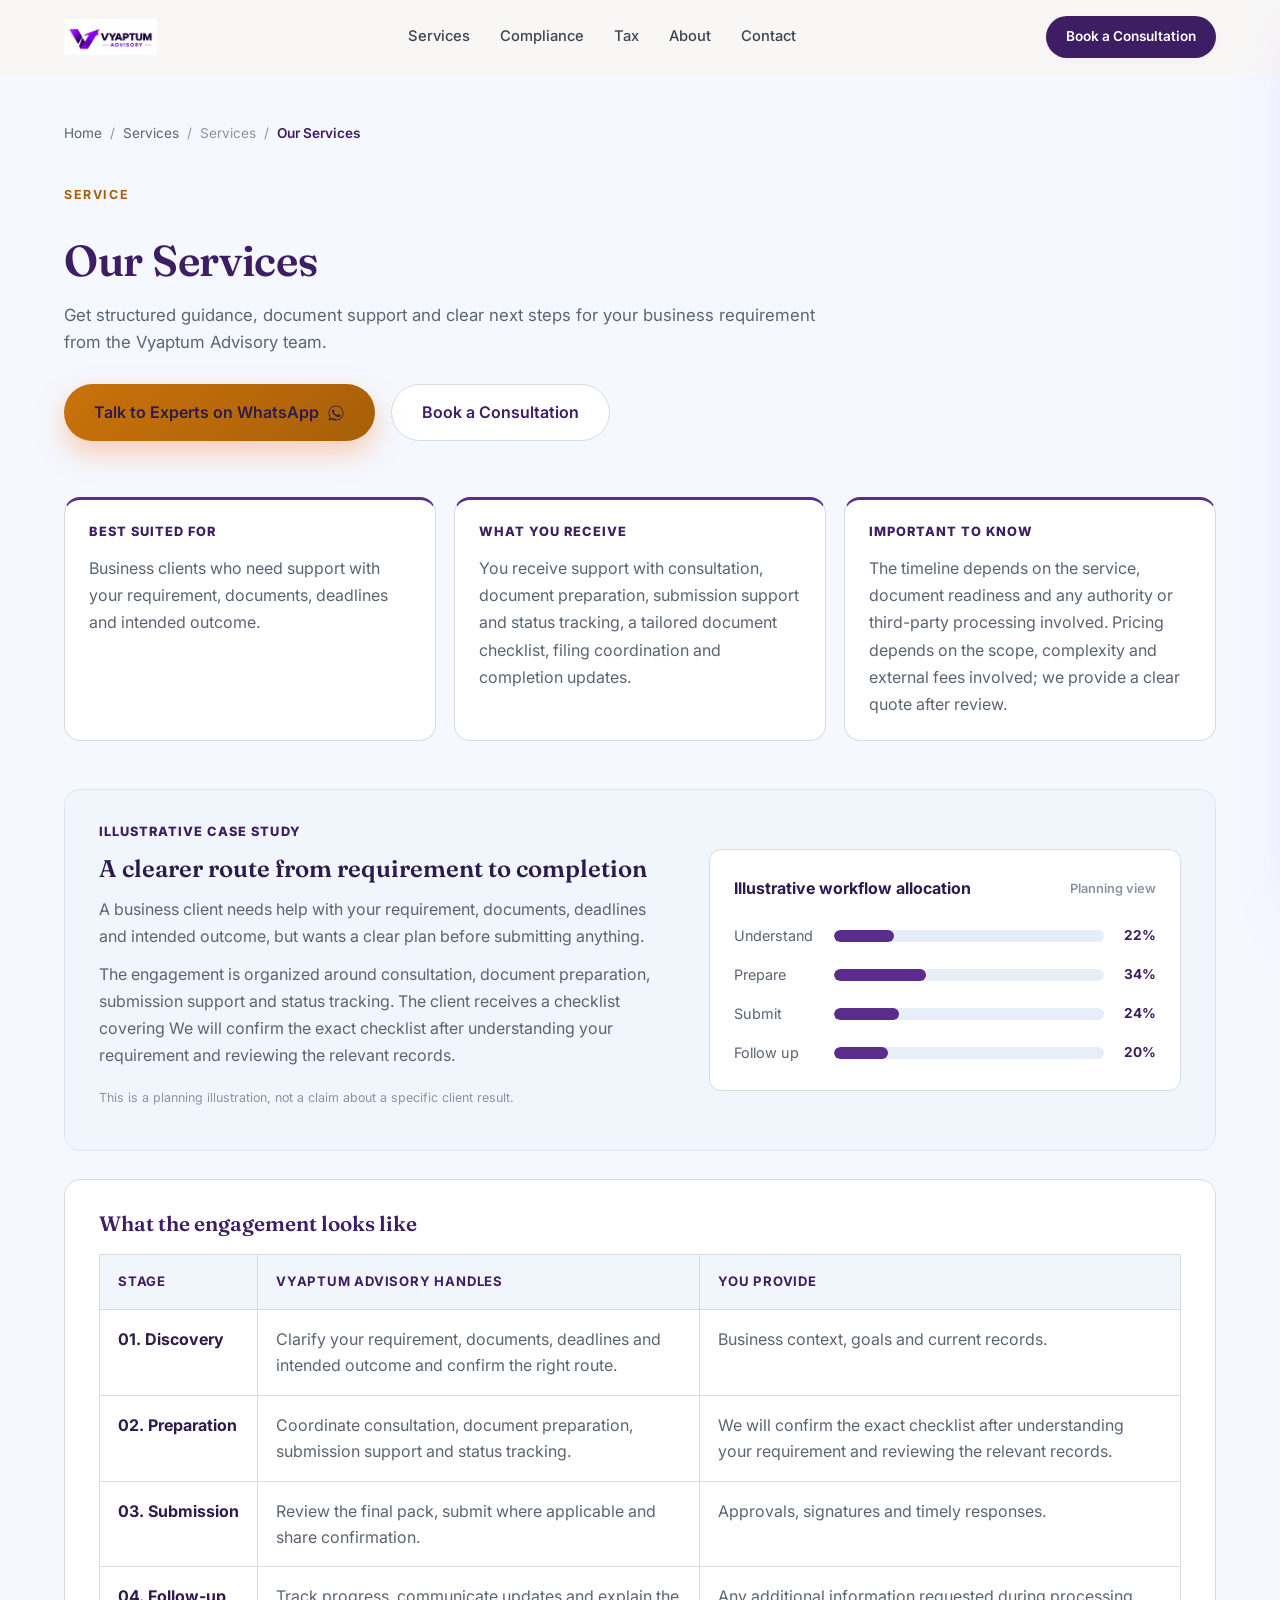
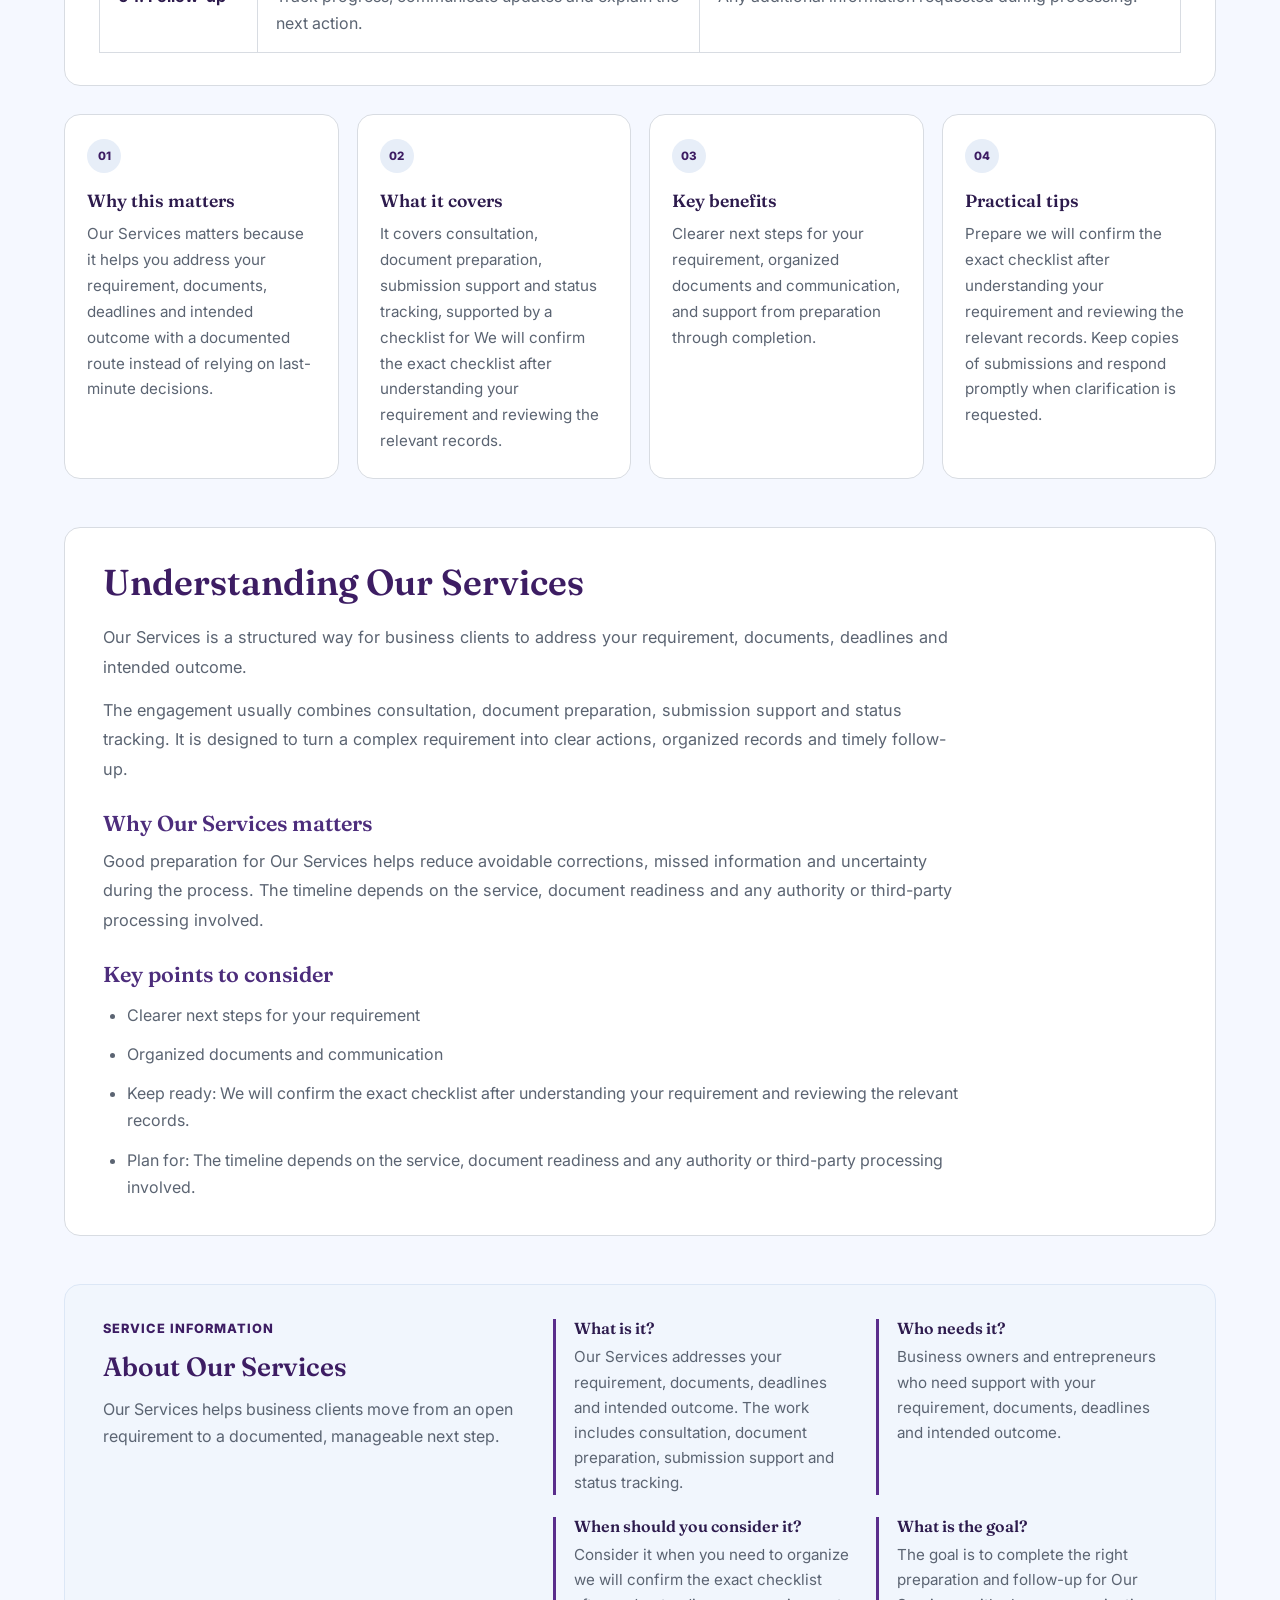
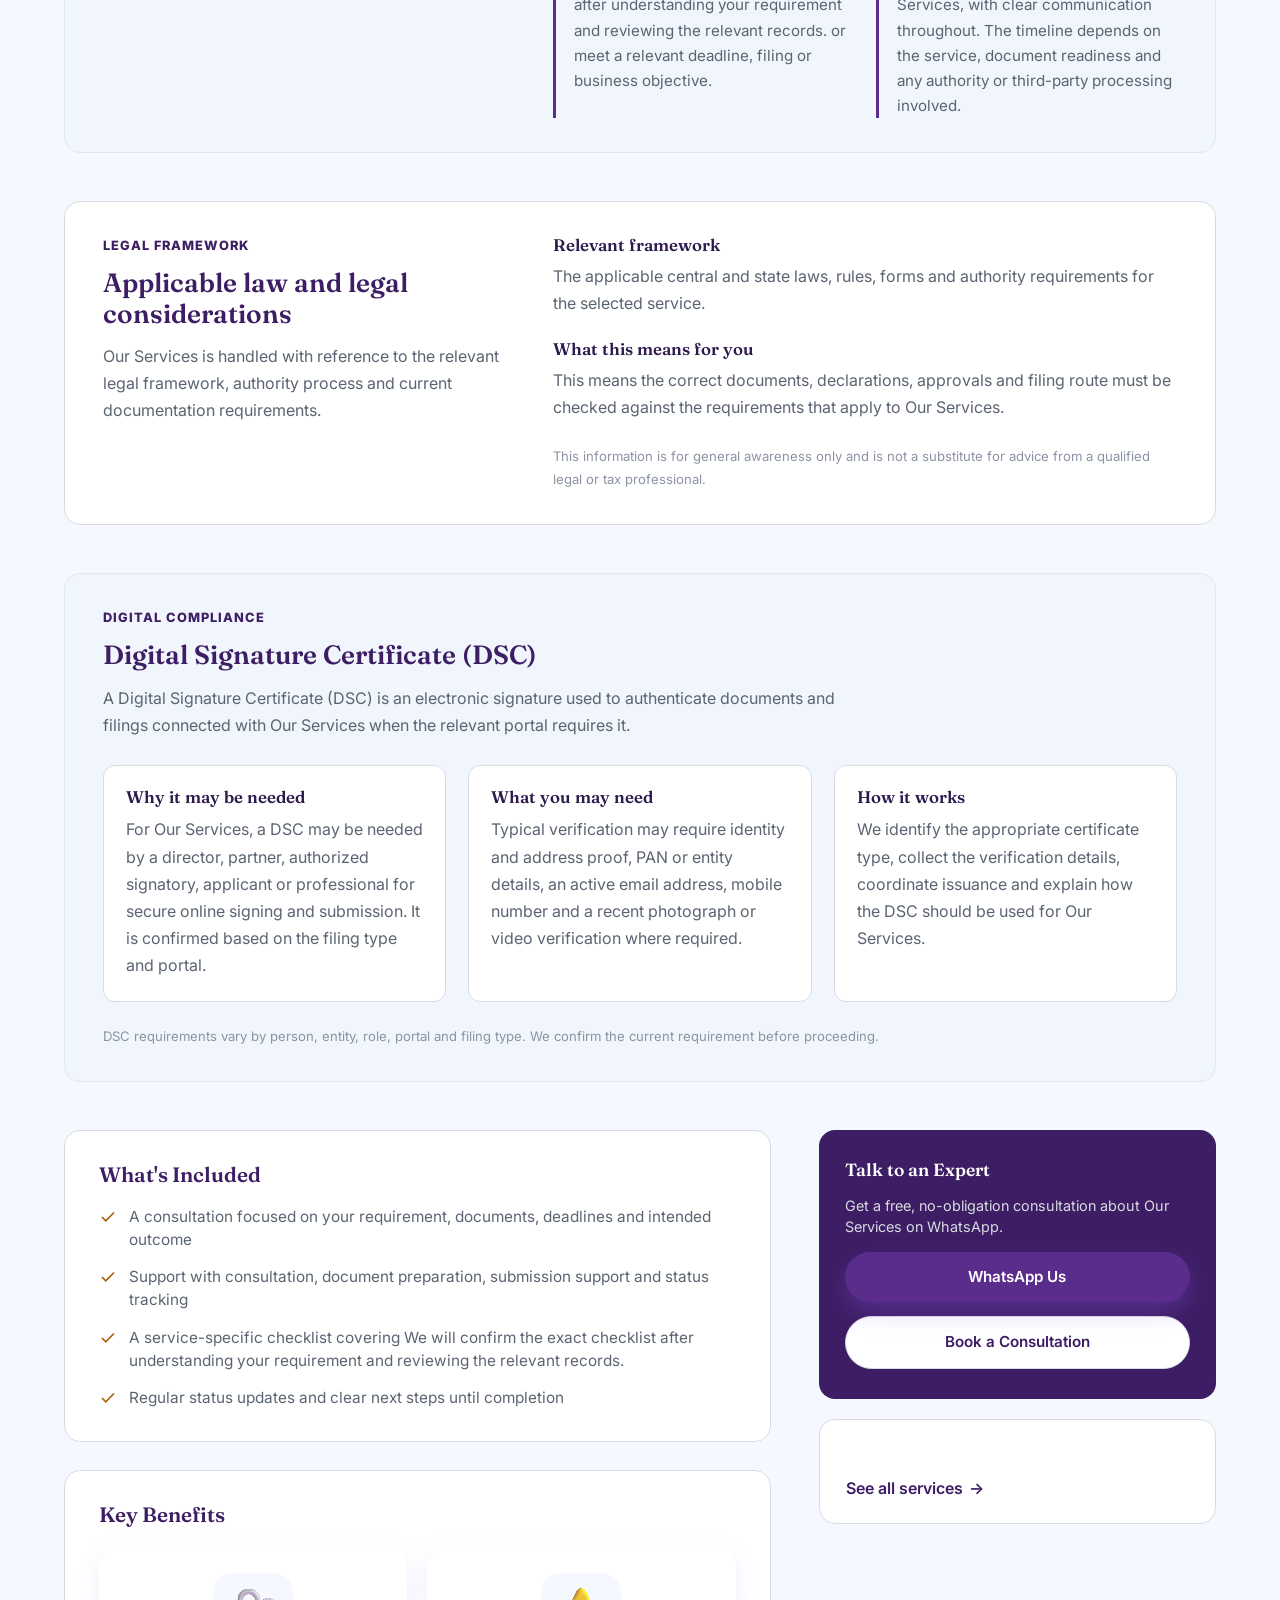
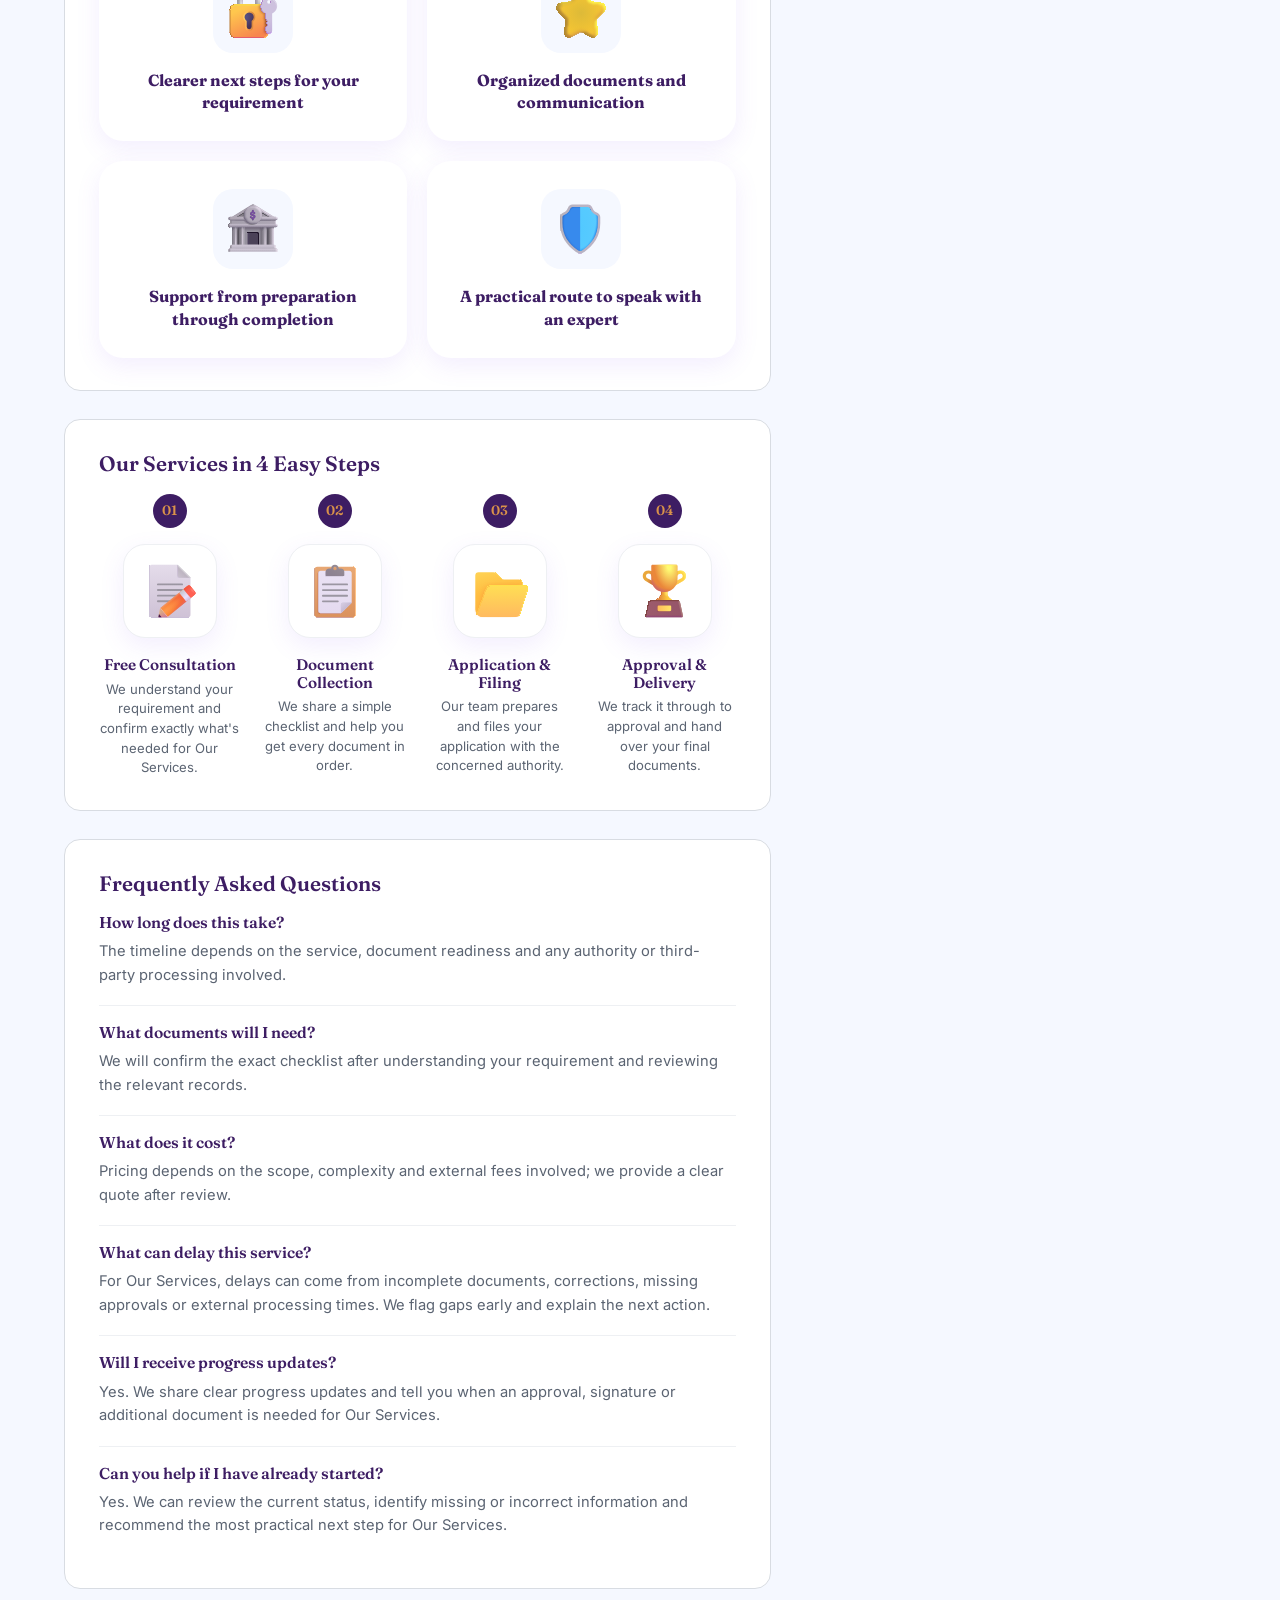
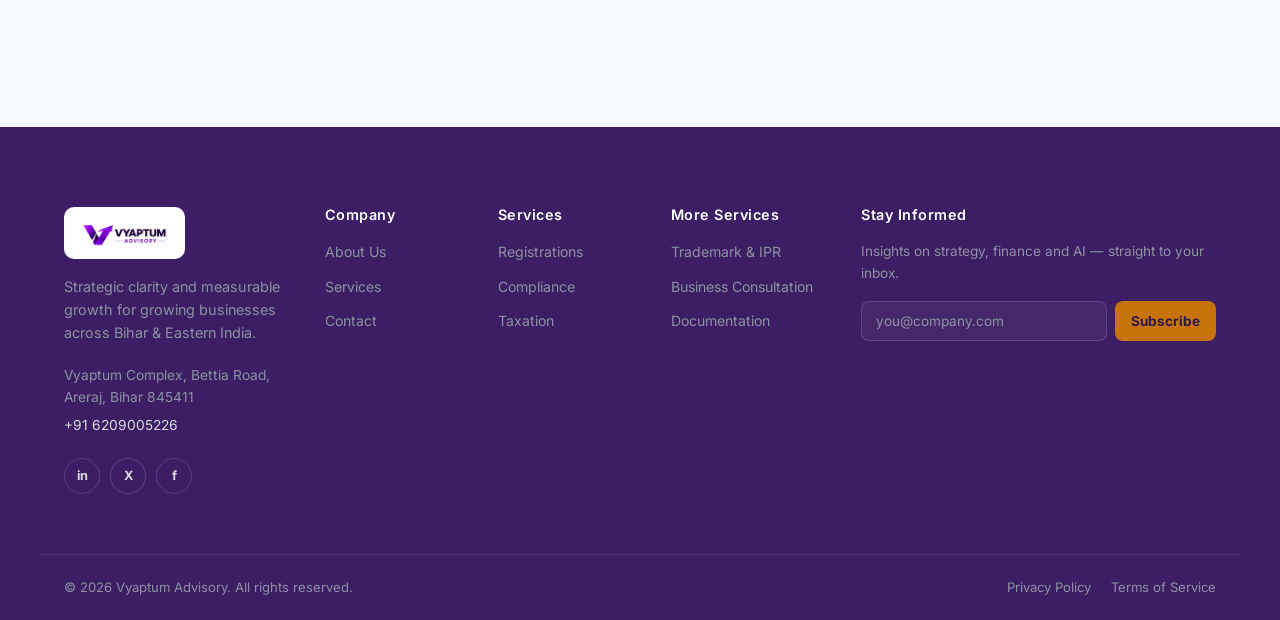
<file: service.html>
<!DOCTYPE html>
<html lang="en">
<head>
<meta charset="UTF-8">
<meta name="viewport" content="width=device-width, initial-scale=1.0">
<title id="pageTitle">Service Details | Vyaptum Advisory</title>
<meta name="description" id="pageDescription" content="Learn more about our registrations, compliance, taxation and advisory services, and talk to a Vyaptum Advisory expert on WhatsApp.">
<link rel="icon" type="image/png" href="img/brand/favicon.png">
<link rel="preconnect" href="https://fonts.googleapis.com">
<link rel="preconnect" href="https://fonts.gstatic.com" crossorigin>
<link href="https://fonts.googleapis.com/css2?family=Fraunces:opsz,wght@9..144,400;9..144,500;9..144,600;9..144,700&family=Inter:wght@400;500;600;700;800&display=swap" rel="stylesheet">
<link rel="stylesheet" href="css/style.css">
</head>
<body>

<!-- HEADER -->
<header class="header" id="header">
  <div class="container header-inner">
    <a href="index.html#home" class="logo">
      <img src="img/brand/newheaderlogo.jpeg" alt="Vyaptum Advisory" class="logo-img">
    </a>

    <nav class="nav" id="mainNav">
      <a href="services.html" class="nav-link">Services</a>
      <a href="service.html?name=ROC%20Compliance&category=Compliance" class="nav-link">Compliance</a>
      <a href="service.html?name=GST%20Return&category=Compliance" class="nav-link">Tax</a>
      <a href="index.html#about" class="nav-link">About</a>
      <a href="index.html#contact" class="nav-link">Contact</a>
    </nav>

    <div class="header-actions">
      <a href="index.html#contact" class="btn btn-primary btn-sm" data-lead-modal>Book a Consultation</a>
      <button class="nav-toggle" id="navToggle" aria-label="Toggle navigation" aria-expanded="false">
        <span></span><span></span><span></span>
      </button>
    </div>
  </div>
</header>

<!-- MOBILE NAV DRAWER -->
<div class="mobile-drawer" id="mobileDrawer">
  <a href="services.html" class="mobile-link">Services</a>
  <a href="service.html?name=ROC%20Compliance&category=Compliance" class="mobile-link">Compliance</a>
  <a href="service.html?name=GST%20Return&category=Compliance" class="mobile-link">Tax</a>
  <a href="index.html#about" class="mobile-link">About</a>
  <a href="index.html#contact" class="mobile-link">Contact</a>
  <a href="index.html#contact" class="btn btn-primary" style="margin-top:16px;" data-lead-modal>Book a Consultation</a>
</div>
<div class="mobile-overlay" id="mobileOverlay"></div>

<main>
  <section class="service-detail">
    <div class="container">

      <nav class="svc-breadcrumb reveal" aria-label="Breadcrumb">
        <a href="index.html">Home</a>
        <span>/</span>
        <a href="services.html">Services</a>
        <span>/</span>
        <span id="svcCategoryCrumb">Services</span>
        <span>/</span>
        <span id="svcNameCrumb" aria-current="page">Service</span>
      </nav>

      <div class="svc-detail-hero reveal">
        <span class="eyebrow" id="svcCategoryLabel">Service</span>
        <h1 id="svcNameHeading">Service</h1>
        <p id="svcIntro">Loading service details&hellip;</p>
        <div class="hero-actions">
          <a href="#" class="btn btn-accent btn-lg" id="svcWhatsAppBtn" target="_blank" rel="noopener">
            Talk to Experts on WhatsApp
            <svg width="18" height="18" viewBox="0 0 24 24" fill="currentColor"><path d="M17.5 14.4c-.3-.1-1.7-.8-2-.9-.3-.1-.5-.1-.7.1-.2.3-.8.9-1 1.1-.2.2-.4.2-.6.1-.3-.1-1.3-.5-2.4-1.5-.9-.8-1.5-1.8-1.7-2.1-.2-.3 0-.5.1-.6.1-.1.3-.4.4-.5.1-.2.2-.3.3-.5.1-.2 0-.4 0-.5C10 9.4 9.5 8 9.3 7.6c-.2-.4-.4-.4-.6-.4h-.5c-.2 0-.5.1-.7.3-.2.3-.9.9-.9 2.2s1 2.5 1.1 2.7c.1.2 2 3 4.7 4.2.7.3 1.2.5 1.6.6.7.2 1.3.2 1.8.1.5-.1 1.7-.7 1.9-1.4.2-.7.2-1.2.2-1.4-.1-.1-.3-.2-.6-.3z"/><path d="M12 2C6.5 2 2 6.5 2 12c0 1.9.5 3.6 1.5 5.2L2 22l4.9-1.4C8.4 21.5 10.1 22 12 22c5.5 0 10-4.5 10-10S17.5 2 12 2zm0 18c-1.7 0-3.3-.5-4.6-1.3l-.3-.2-3.3.9.9-3.2-.2-.3C3.5 14.5 3 13 3 12c0-5 4-9 9-9s9 4 9 9-4 9-9 9z"/></svg>
          </a>
          <a href="index.html#contact" class="btn btn-ghost btn-lg" data-lead-modal>Book a Consultation</a>
        </div>
      </div>

      <section class="svc-overview-grid reveal" aria-label="Service overview">
        <article class="svc-overview-card">
          <span class="svc-overview-label">Best suited for</span>
          <p id="svcAudience">Business owners who need a clear, supported route for this requirement.</p>
        </article>
        <article class="svc-overview-card">
          <span class="svc-overview-label">What you receive</span>
          <p id="svcDeliverables">A structured checklist, prepared documents, filing support and progress updates.</p>
        </article>
        <article class="svc-overview-card">
          <span class="svc-overview-label">Important to know</span>
          <p id="svcConsiderations">Final timelines and fees depend on document readiness and authority processing.</p>
        </article>
      </section>

      <section class="svc-case-study reveal" aria-labelledby="svcCaseStudyTitle">
        <div class="svc-case-copy">
          <span class="svc-overview-label">Illustrative case study</span>
          <h2 id="svcCaseStudyTitle">A clearer route from requirement to completion</h2>
          <p id="svcCaseStudyContext">A growing business approaches Vyaptum Advisory with a service requirement and incomplete documentation.</p>
          <p id="svcCaseStudyOutcome">We organize the requirement, prepare the next steps and keep the client informed through the relevant process.</p>
          <p class="svc-case-note">This is a planning illustration, not a claim about a specific client result.</p>
        </div>
        <div class="svc-chart" aria-label="Illustrative workflow allocation">
          <div class="svc-chart-heading"><strong>Illustrative workflow allocation</strong><span>Planning view</span></div>
          <div class="svc-chart-row"><span>Understand</span><div><i style="--bar-width:22%"></i></div><b>22%</b></div>
          <div class="svc-chart-row"><span>Prepare</span><div><i style="--bar-width:34%"></i></div><b>34%</b></div>
          <div class="svc-chart-row"><span>Submit</span><div><i style="--bar-width:24%"></i></div><b>24%</b></div>
          <div class="svc-chart-row"><span>Follow up</span><div><i style="--bar-width:20%"></i></div><b>20%</b></div>
        </div>
      </section>

      <section class="svc-detail-block svc-table-block reveal" aria-labelledby="svcPlanTitle">
        <h2 id="svcPlanTitle">What the engagement looks like</h2>
        <div class="svc-table-wrap">
          <table class="svc-plan-table">
            <thead><tr><th>Stage</th><th>Vyaptum Advisory handles</th><th>You provide</th></tr></thead>
            <tbody id="svcPlanTableBody"></tbody>
          </table>
        </div>
      </section>

      <section class="svc-four-points reveal" aria-label="Service essentials">
        <article>
          <span class="svc-four-points-icon">01</span>
          <h2>Why this matters</h2>
          <p id="svcWhy">A well-planned service route helps you make decisions with better clarity and fewer avoidable delays.</p>
        </article>
        <article>
          <span class="svc-four-points-icon">02</span>
          <h2>What it covers</h2>
          <p id="svcWhat">The engagement covers the relevant preparation, documentation, submission and follow-up work.</p>
        </article>
        <article>
          <span class="svc-four-points-icon">03</span>
          <h2>Key benefits</h2>
          <p id="svcBenefitsSummary">You get a clearer process, organized records and practical support through the next steps.</p>
        </article>
        <article>
          <span class="svc-four-points-icon">04</span>
          <h2>Practical tips</h2>
          <p id="svcTips">Keep your records current, share complete information early and respond promptly to clarification requests.</p>
        </article>
      </section>

      <article class="svc-guide reveal" aria-labelledby="svcGuideTitle">
        <h2 id="svcGuideTitle">Understanding this service</h2>
        <p id="svcGuideIntro">This service gives your business a structured way to address an important requirement with the right documents, decisions and follow-up.</p>
        <p id="svcGuideDetail">The right approach depends on your current position, the information available and the outcome you need. Our role is to make the route easier to understand and manage.</p>
        <h3 id="svcGuideWhyTitle">Why this service matters</h3>
        <p id="svcGuideWhy">Good preparation helps reduce avoidable corrections, missed information and uncertainty during the process.</p>
        <h3 id="svcGuidePointsTitle">Key points to consider</h3>
        <ul class="svc-guide-list" id="svcGuideList"></ul>
      </article>

      <section class="svc-about-service reveal" aria-labelledby="svcAboutTitle">
        <div class="svc-about-heading">
          <span class="svc-overview-label">Service information</span>
          <h2 id="svcAboutTitle">About this service</h2>
          <p id="svcAboutIntro">Understand the purpose, fit and expected direction of this engagement before you begin.</p>
        </div>
        <div class="svc-about-items">
          <article>
            <h3>What is it?</h3>
            <p id="svcAboutWhat">This service provides a structured route for addressing a specific business requirement.</p>
          </article>
          <article>
            <h3>Who needs it?</h3>
            <p id="svcAboutWho">Business owners and entrepreneurs who need clear guidance and organized execution.</p>
          </article>
          <article>
            <h3>When should you consider it?</h3>
            <p id="svcAboutWhen">Consider it when you are planning a new activity, responding to a requirement or trying to reduce compliance uncertainty.</p>
          </article>
          <article>
            <h3>What is the goal?</h3>
            <p id="svcAboutGoal">The goal is a clear, documented process with practical next steps and fewer avoidable delays.</p>
          </article>
        </div>
      </section>

      <section class="svc-law-section reveal" aria-labelledby="svcLawTitle">
        <div class="svc-law-heading">
          <span class="svc-overview-label">Legal framework</span>
          <h2 id="svcLawTitle">Applicable law and legal considerations</h2>
          <p id="svcLawIntro">The exact rules depend on the service, business facts, documents and current requirements of the relevant authority.</p>
        </div>
        <div class="svc-law-content">
          <h3>Relevant framework</h3>
          <p id="svcLawActs">We identify the relevant Act, rules, forms and authority requirements during the initial review.</p>
          <h3>What this means for you</h3>
          <p id="svcLawMeaning">Your documents and next steps should be checked against the applicable legal and procedural requirements before submission.</p>
          <p class="svc-law-note">This information is for general awareness only and is not a substitute for advice from a qualified legal or tax professional.</p>
        </div>
      </section>

      <section class="svc-dsc-section reveal" aria-labelledby="svcDscTitle">
        <div class="svc-dsc-heading">
          <span class="svc-overview-label">Digital compliance</span>
          <h2 id="svcDscTitle">Digital Signature Certificate (DSC)</h2>
          <p id="svcDscIntro">A DSC is an electronic signature used to authenticate documents and filings on approved government or business portals.</p>
        </div>
        <div class="svc-dsc-grid">
          <article>
            <h3>Why it may be needed</h3>
            <p id="svcDscWhy">Depending on the service and the applicant's role, a DSC may be required for secure online signing and submission.</p>
          </article>
          <article>
            <h3>What you may need</h3>
            <p id="svcDscDocuments">PAN or other identity proof, address proof, email, mobile number and applicant details may be required for verification.</p>
          </article>
          <article>
            <h3>How it works</h3>
            <p id="svcDscProcess">We confirm the appropriate certificate type, coordinate verification, support issuance and explain how it can be used for the relevant filing.</p>
          </article>
        </div>
        <p class="svc-dsc-note">DSC requirements vary by person, entity, role, portal and filing type. We confirm the current requirement before proceeding.</p>
      </section>

      <div class="svc-detail-grid">
        <div class="svc-detail-main">

          <div class="svc-detail-block reveal">
            <h2>What's Included</h2>
            <ul class="svc-check-list" id="svcIncludedList"></ul>
          </div>

          <div class="svc-detail-block reveal">
            <h2>Key Benefits</h2>
            <div class="svc-benefits-grid">
              <div class="svc-benefit-card">
                <span class="svc-benefit-art"><img src="img/benefits/liability.svg" width="56" height="56" alt="" loading="lazy"></span>
                <p id="svcBenefit1">Limited liability protection for directors' &amp; owners' personal assets</p>
              </div>
              <div class="svc-benefit-card">
                <span class="svc-benefit-art"><img src="img/benefits/credibility.svg" width="56" height="56" alt="" loading="lazy"></span>
                <p id="svcBenefit2">Better image and credibility with customers, vendors &amp; banks</p>
              </div>
              <div class="svc-benefit-card">
                <span class="svc-benefit-art"><img src="img/benefits/funding.svg" width="56" height="56" alt="" loading="lazy"></span>
                <p id="svcBenefit3">Easier access to funding, loans &amp; investment down the line</p>
              </div>
              <div class="svc-benefit-card">
                <span class="svc-benefit-art"><img src="img/benefits/compliance.svg" width="56" height="56" alt="" loading="lazy"></span>
                <p id="svcBenefit4">Stay compliant and avoid penalties with expert-managed filings</p>
              </div>
            </div>
          </div>

          <div class="svc-detail-block reveal">
            <h2><span class="svc-name-inline">This Service</span> in 4 Easy Steps</h2>
            <div class="svc-process-grid">
              <div class="svc-process-card">
                <span class="svc-process-num">01</span>
                <span class="svc-process-art">
                  <img src="img/process/step1-consultation.svg" width="60" height="60" alt="Free consultation" loading="lazy">
                </span>
                <h3>Free Consultation</h3>
                <p>We understand your requirement and confirm exactly what's needed for <span class="svc-name-inline">this service</span>.</p>
              </div>
              <div class="svc-process-card">
                <span class="svc-process-num">02</span>
                <span class="svc-process-art">
                  <img src="img/process/step2-documents.svg" width="60" height="60" alt="Document collection" loading="lazy">
                </span>
                <h3>Document Collection</h3>
                <p>We share a simple checklist and help you get every document in order.</p>
              </div>
              <div class="svc-process-card">
                <span class="svc-process-num">03</span>
                <span class="svc-process-art">
                  <img src="img/process/step3-filing.svg" width="60" height="60" alt="Application and filing" loading="lazy">
                </span>
                <h3>Application &amp; Filing</h3>
                <p>Our team prepares and files your application with the concerned authority.</p>
              </div>
              <div class="svc-process-card">
                <span class="svc-process-num">04</span>
                <span class="svc-process-art">
                  <img src="img/process/step4-approval.svg" width="60" height="60" alt="Approval and delivery" loading="lazy">
                </span>
                <h3>Approval &amp; Delivery</h3>
                <p>We track it through to approval and hand over your final documents.</p>
              </div>
            </div>
          </div>

          <div class="svc-detail-block reveal">
            <h2>Frequently Asked Questions</h2>
            <div class="svc-faq">
              <div class="svc-faq-item">
                <h3>How long does this take?</h3>
                <p id="svcFaqAnswer1">Timelines vary by application type and government processing times &mdash; our team will confirm an exact estimate for <span class="svc-name-inline">this service</span> during your free consultation.</p>
              </div>
              <div class="svc-faq-item">
                <h3>What documents will I need?</h3>
                <p id="svcFaqAnswer2">We'll send you a checklist specific to your requirement once we understand your business &mdash; most applications need basic identity, address and business proof documents.</p>
              </div>
              <div class="svc-faq-item">
                <h3>What does it cost?</h3>
                <p id="svcFaqAnswer3">Pricing depends on your specific requirement. Message us on WhatsApp or book a consultation for a clear, upfront quote &mdash; no hidden charges.</p>
              </div>
              <div class="svc-faq-item">
                <h3>What can delay this service?</h3>
                <p id="svcFaqAnswer4">Delays usually come from incomplete documents, corrections, missing approvals or processing times outside the consultant's control. We flag gaps early and explain the next action.</p>
              </div>
              <div class="svc-faq-item">
                <h3>Will I receive progress updates?</h3>
                <p id="svcFaqAnswer5">Yes. We share clear status updates and tell you when we need an approval, signature or additional document for <span class="svc-name-inline">this service</span>.</p>
              </div>
              <div class="svc-faq-item">
                <h3>Can you help if I have already started?</h3>
                <p id="svcFaqAnswer6">Yes. We can review the current status, identify missing or incorrect information and recommend the most practical next step for <span class="svc-name-inline">this service</span>.</p>
              </div>
            </div>
          </div>

        </div>

        <aside class="svc-detail-side reveal">
          <div class="svc-side-card">
            <h3>Talk to an Expert</h3>
            <p>Get a free, no-obligation consultation about <span class="svc-name-inline">this service</span> on WhatsApp.</p>
            <a href="#" class="btn btn-accent" id="svcWhatsAppBtn2" target="_blank" rel="noopener">WhatsApp Us</a>
            <a href="index.html#contact" class="btn btn-ghost" data-lead-modal>Book a Consultation</a>
          </div>
          <div class="svc-side-card svc-side-card-alt">
            <h3>Browse Other Services</h3>
            <a href="services.html">See all services <span>&rarr;</span></a>
          </div>
        </aside>
      </div>

    </div>
  </section>
</main>

<!-- FOOTER -->
<footer class="footer">
  <div class="container footer-grid">
    <div class="footer-brand">
      <a href="index.html#home" class="logo logo-on-dark">
        <img src="img/brand/newheaderlogo.jpeg" alt="Vyaptum Advisory" class="logo-img">
      </a>
      <p>Strategic clarity and measurable growth for growing businesses across Bihar &amp; Eastern India.</p>
      <div class="footer-contact">
        <p>Vyaptum Complex, Bettia Road, Areraj, Bihar 845411</p>
        <p><a href="tel:+916209005226">+91 6209005226</a></p>
      </div>
      <div class="footer-social" aria-label="Social links">
        <a href="#" aria-label="LinkedIn">in</a>
        <a href="#" aria-label="Twitter / X">X</a>
        <a href="#" aria-label="Facebook">f</a>
      </div>
    </div>

    <div class="footer-col">
      <h4>Company</h4>
      <a href="index.html#about">About Us</a>
      <a href="services.html">Services</a>
      <a href="index.html#contact">Contact</a>
    </div>

    <div class="footer-col">
      <h4>Services</h4>
      <a href="services.html">Registrations</a>
      <a href="services.html">Compliance</a>
      <a href="services.html">Taxation</a>
    </div>

    <div class="footer-col">
      <h4>More Services</h4>
      <a href="services.html">Trademark &amp; IPR</a>
      <a href="services.html">Business Consultation</a>
      <a href="services.html">Documentation</a>
    </div>

    <div class="footer-col footer-newsletter">
      <h4>Stay Informed</h4>
      <p>Insights on strategy, finance and AI &mdash; straight to your inbox.</p>
      <form class="newsletter-form" id="newsletterForm">
        <input type="email" placeholder="you@company.com" required aria-label="Email address">
        <button type="submit">Subscribe</button>
      </form>
      <p class="newsletter-note" id="newsletterNote"></p>
    </div>
  </div>

  <div class="footer-bottom">
    <div class="container footer-bottom-inner">
      <p>&copy; <span id="year"></span> Vyaptum Advisory. All rights reserved.</p>
      <div class="footer-legal">
        <a href="privacy.html">Privacy Policy</a>
        <a href="terms.html">Terms of Service</a>
      </div>
    </div>
  </div>
</footer>

<button class="back-to-top" id="backToTop" aria-label="Back to top">
  <svg width="18" height="18" viewBox="0 0 24 24" fill="none" stroke="currentColor" stroke-width="2.4"><path d="M12 19V5"/><path d="M5 12l7-7 7 7"/></svg>
</button>

<!-- LEAD CAPTURE MODAL -->
<div class="lead-modal-overlay" id="leadModalOverlay"></div>
<div class="lead-modal" id="leadModal" role="dialog" aria-modal="true" aria-label="Get a free consultation">
  <button class="lead-modal-close" id="leadModalClose" aria-label="Close">&times;</button>
  <h3>Enter your details to receive a full quote and consultation</h3>
  <form class="lead-modal-form" id="leadModalForm">
    <input type="text" id="leadName" placeholder="Full Name" required autocomplete="name">
    <div class="lead-modal-phone-row">
      <span class="lead-modal-code">+91</span>
      <input type="tel" id="leadPhone" placeholder="Mobile Number" required pattern="[0-9]{10}" inputmode="numeric" autocomplete="tel">
    </div>
    <input type="email" id="leadEmail" placeholder="Enter your Email" required autocomplete="email">
    <select id="leadService" required>
      <option value="" disabled selected>Select a Service</option>
      <option>Company Registration</option>
      <option>GST / Taxation</option>
      <option>Compliance</option>
      <option>Trademark &amp; IPR</option>
      <option>Business Consultation</option>
      <option>Documentation</option>
      <option>Other</option>
    </select>
    <button type="submit" class="btn btn-accent btn-lg lead-modal-submit">Get a Free Consultation</button>
  </form>
</div>

<script src="js/main.js"></script>
<script src="js/service-detail.js"></script>
</body>
</html>
</file>
<file: css/style.css>
/* ============================================
   VYAPTUM ADVISORY — STYLESHEET
   ============================================ */

:root{
  --navy-950:#2d1b4d;
  --navy-900:#3d1d63;
  --navy-800:#5a2d8c;
  --navy-700:#4d2d7c;
  --navy-600:#9d6fd5;
  --gold-600:#a85f08;
  --gold-500:#c8720a;
  --gold-400:#d9924a;
  --gold-100:#fbf1e3;
  --cream:#f5f8ff;
  --white:#ffffff;
  --ink:#2d1b4d;
  --gray-700:#3d4552;
  --gray-600:#5b6472;
  --gray-400:#8b93a3;
  --gray-300:#d8dce2;
  --gray-100:#eef0f3;
  --success:#2f9e63;

  --font-display:'Fraunces', Georgia, serif;
  --font-body:'Inter', -apple-system, BlinkMacSystemFont, "Segoe UI", sans-serif;

  --shadow-sm:0 2px 8px rgba(139, 92, 246,.06);
  --shadow-md:0 8px 24px rgba(139, 92, 246,.10);
  --shadow-lg:0 24px 60px rgba(139, 92, 246,.16);
  --shadow-gold:0 12px 28px rgba(255,122,41,.35);

  --radius-sm:10px;
  --radius-md:16px;
  --radius-lg:24px;
  --container:1200px;
}

*,*::before,*::after{box-sizing:border-box;margin:0;padding:0;}
html{scroll-behavior:smooth;}
body{
  font-family:var(--font-body);
  color:var(--ink);
  background:var(--cream);
  line-height:1.6;
  -webkit-font-smoothing:antialiased;
  overflow-x:hidden;
}
img{max-width:100%;display:block;}
a{text-decoration:none;color:inherit;}
ul{list-style:none;}
button{font-family:inherit;cursor:pointer;border:none;background:none;}
input{font-family:inherit;}
h1,h2,h3,h4{font-family:var(--font-display);font-weight:600;line-height:1.15;color:var(--navy-900);}

.container{
  max-width:var(--container);
  margin:0 auto;
  padding:0 24px;
}

.text-accent{color:var(--gold-500);}

/* ---------- Reveal animation ---------- */
.reveal{
  opacity:0;
  transform:translateY(28px);
  transition:opacity .7s cubic-bezier(.16,1,.3,1), transform .7s cubic-bezier(.16,1,.3,1);
}
.reveal.is-visible{opacity:1;transform:translateY(0);}

/* ---------- Buttons ---------- */
.btn{
  display:inline-flex;
  align-items:center;
  justify-content:center;
  gap:8px;
  padding:13px 26px;
  border-radius:999px;
  font-weight:600;
  font-size:.95rem;
  transition:transform .25s ease, box-shadow .25s ease, background .25s ease, color .25s ease;
  white-space:nowrap;
}
.btn-sm{padding:10px 20px;font-size:.85rem;}
.btn-lg{padding:15px 30px;font-size:1rem;}
.btn-primary{background:var(--navy-900);color:var(--white);box-shadow:var(--shadow-sm);}
.btn-primary:hover{transform:translateY(-2px);box-shadow:var(--shadow-md);background:var(--navy-800);}
.btn-accent{background:linear-gradient(135deg,var(--gold-500),var(--gold-600));color:var(--navy-950);box-shadow:var(--shadow-gold);position:relative;}
.btn-accent:hover{transform:translateY(-2px);box-shadow:0 16px 36px rgba(255,122,41,.45);}
.btn-ghost{background:var(--white);color:var(--navy-900);border:1px solid var(--gray-300);}
.btn-ghost:hover{border-color:var(--navy-900);transform:translateY(-2px);}
.btn-outline-light{border:1px solid rgba(255,255,255,.4);color:var(--white);}
.btn-outline-light:hover{background:rgba(255,255,255,.1);transform:translateY(-2px);}

/* ---------- Announcement bar ---------- */
.announce-bar{
  background:var(--navy-950);
  color:var(--gray-300);
  font-size:.85rem;
  text-align:center;
  padding:10px 44px;
  position:relative;
}
.announce-bar a{color:var(--gold-400);font-weight:600;margin-left:4px;}
.announce-bar strong{color:var(--white);}
.announce-close{
  position:absolute;right:14px;top:50%;transform:translateY(-50%);
  color:var(--gray-400);font-size:1.2rem;line-height:1;padding:4px;
}
.announce-close:hover{color:var(--white);}
.announce-bar.hidden{display:none;}

/* ---------- Header ---------- */
.header{
  position:sticky;top:0;z-index:200;
  background:rgba(249,247,242,.7);
  backdrop-filter:blur(14px);
  -webkit-backdrop-filter:blur(14px);
  border-bottom:1px solid transparent;
  transition:background .3s ease, border-color .3s ease, box-shadow .3s ease;
}
.header.scrolled{
  background:rgba(249,247,242,.92);
  border-bottom-color:var(--gray-300);
  box-shadow:var(--shadow-sm);
}
.header-inner{
  display:flex;align-items:center;justify-content:space-between;
  padding:16px 24px;
}
.logo{display:flex;align-items:center;gap:10px;}
.logo-img{height:36px;width:auto;display:block;}
.logo-on-dark{
  background:var(--white);border-radius:10px;
  padding:8px 14px;display:inline-flex;
}
.logo-mark{display:flex;flex-shrink:0;}
.logo-text{
  font-family:var(--font-display);
  font-weight:700;
  font-size:1.05rem;
  letter-spacing:.5px;
  color:var(--navy-900);
  display:flex;flex-direction:column;line-height:1.1;
}
.logo-text.light{color:var(--white);}
.logo-sub{font-family:var(--font-body);font-weight:600;font-size:.55rem;letter-spacing:2px;color:var(--gold-600);}
.logo-text.light .logo-sub{color:var(--gold-400);}

.nav{display:flex;align-items:center;gap:30px;}
.nav-link{
  font-size:.92rem;font-weight:500;color:var(--gray-700);
  position:relative;padding:6px 0;transition:color .2s ease;
  display:inline-flex;align-items:center;gap:6px;
}
.nav-link::after{
  content:'';position:absolute;left:0;bottom:0;width:0;height:2px;
  background:var(--gold-500);transition:width .25s ease;
}
.nav-link:hover{color:var(--navy-900);}
.nav-link:hover::after{width:100%;}
.nav-link-highlight{color:var(--navy-900);font-weight:600;}

.header-actions{display:flex;align-items:center;gap:16px;}
.nav-toggle{
  display:none;flex-direction:column;justify-content:center;gap:5px;
  width:36px;height:36px;
}
.nav-toggle span{width:100%;height:2px;background:var(--navy-900);border-radius:2px;transition:transform .25s ease, opacity .25s ease;}
.nav-toggle.active span:nth-child(1){transform:translateY(7px) rotate(45deg);}
.nav-toggle.active span:nth-child(2){opacity:0;}
.nav-toggle.active span:nth-child(3){transform:translateY(-7px) rotate(-45deg);}

.mobile-drawer{
  position:fixed;top:0;right:-320px;width:300px;height:100vh;
  background:var(--white);z-index:300;
  padding:90px 28px 28px;
  display:flex;flex-direction:column;gap:22px;
  box-shadow:var(--shadow-lg);
  transition:right .35s cubic-bezier(.16,1,.3,1);
}
.mobile-drawer.active{right:0;}
.mobile-link{font-size:1.05rem;font-weight:600;color:#3d1d63;}
.mobile-drawer .btn-primary{background:#3d1d63;}
.mobile-drawer .btn-primary:hover{background:#5a2d8c;}
.mobile-overlay{
  position:fixed;inset:0;background:rgba(5,15,43,.5);z-index:290;
  opacity:0;visibility:hidden;transition:opacity .3s ease;
}
.mobile-overlay.active{opacity:1;visibility:visible;}

/* ---------- Nav search button ---------- */
.nav-search-btn{
  width:38px;height:38px;border-radius:50%;color:var(--navy-900);
  display:flex;align-items:center;justify-content:center;
  transition:background .2s ease;
}
.nav-search-btn:hover{background:var(--gray-100);}

/* ---------- Mega menu ---------- */
.nav-item-services{position:static;}
.nav-link-btn{background:none;}
.nav-caret{transition:transform .25s ease;}
.nav-item-services.open .nav-caret{transform:rotate(180deg);}
.mega-menu{
  position:absolute;left:0;right:0;top:100%;
  background:var(--white);border-top:1px solid var(--gray-300);
  box-shadow:var(--shadow-lg);
  opacity:0;visibility:hidden;transform:translateY(-8px);
  transition:opacity .22s ease, transform .22s ease, visibility .22s ease;
  z-index:199;
}
.nav-item-services.open .mega-menu{opacity:1;visibility:visible;transform:translateY(0);}
.mega-menu-inner{
  max-width:var(--container);margin:0 auto;padding:36px 24px;
  display:grid;grid-template-columns:repeat(4,1fr);gap:28px 24px;
}
.mega-col h5{
  display:flex;align-items:center;gap:8px;
  font-family:var(--font-body);font-size:.78rem;font-weight:700;letter-spacing:.6px;
  text-transform:uppercase;color:var(--gold-600);margin-bottom:14px;
}
.mega-col-icon{
  width:24px;height:24px;border-radius:7px;background:var(--gold-100);color:var(--gold-600);
  display:flex;align-items:center;justify-content:center;flex-shrink:0;
}
.mega-link{
  display:block;padding:6px 0;font-size:.9rem;color:var(--gray-600);
  transition:color .2s ease, transform .2s ease;
}
.mega-link:hover{color:var(--navy-900);transform:translateX(3px);}
.mega-col-view-all{
  display:inline-flex;align-items:center;gap:5px;margin-top:6px;
  font-size:.85rem;font-weight:600;color:var(--navy-900);
}
.mega-col-view-all span{transition:transform .2s ease;}
.mega-col-view-all:hover span{transform:translateX(4px);}
.mega-col-cta{
  background:var(--cream);border-radius:var(--radius-md);padding:22px;
  display:flex;flex-direction:column;gap:14px;justify-content:center;
}
.mega-col-cta p{font-size:.9rem;color:var(--gray-600);font-weight:500;}

/* ---------- Pulse dot ---------- */
.pulse-dot{
  width:8px;height:8px;border-radius:50%;background:var(--success);
  display:inline-block;position:relative;
}
.pulse-dot::after{
  content:'';position:absolute;inset:-4px;border-radius:50%;
  border:2px solid var(--success);opacity:.6;
  animation:pulseRing 1.8s ease-out infinite;
}
.pulse-dot-dark::after{border-color:var(--navy-900);}
@keyframes pulseRing{
  0%{transform:scale(.6);opacity:.7;}
  100%{transform:scale(1.9);opacity:0;}
}

/* ---------- Hero ---------- */
.hero{position:relative;padding:90px 0 70px;overflow:hidden;}
.hero-bg{
  position:absolute;inset:0;z-index:0;
  background:
    radial-gradient(circle at 85% 10%, rgba(255,122,41,.14), transparent 45%),
    radial-gradient(circle at 5% 85%, rgba(26,79,214,.10), transparent 40%);
}
.hero-inner{
  position:relative;z-index:1;
  display:grid;grid-template-columns:1.1fr .9fr;gap:60px;align-items:center;
}
.eyebrow{
  display:inline-block;font-size:.78rem;font-weight:700;letter-spacing:1.6px;
  text-transform:uppercase;color:var(--gold-600);margin-bottom:18px;
}
.eyebrow-light{color:var(--gold-400);}
.hero-copy h1{font-size:clamp(2.2rem,4.2vw,3.4rem);margin-bottom:22px;letter-spacing:-.5px;}
.hero-lead{font-size:1.08rem;color:var(--gray-600);max-width:520px;margin-bottom:34px;}

/* ---------- Hero trust badge ---------- */
.hero-trust-badge{
  display:inline-flex;align-items:center;gap:12px;
  background:#f1eaf8;border-radius:999px;padding:8px 20px 8px 8px;
  margin-bottom:26px;
}
.hero-trust-badge-icon{
  width:34px;height:34px;border-radius:50%;background:var(--navy-900);
  display:flex;align-items:center;justify-content:center;flex-shrink:0;
}
.hero-trust-badge span{font-weight:700;font-size:.85rem;color:var(--navy-900);}

/* ---------- Hero feature strip ---------- */
.hero-strip{background:var(--navy-950);margin-top:56px;}
.hero-strip-inner{
  max-width:var(--container);margin:0 auto;padding:30px 24px;
  display:grid;grid-template-columns:repeat(5,1fr);gap:20px;
}
.hero-strip-item{display:flex;flex-direction:column;align-items:center;text-align:center;gap:10px;}
.hero-strip-item img{width:32px;height:32px;}
.hero-strip-item span{color:#fff;font-size:.8rem;font-weight:600;line-height:1.3;}
.hero-strip-item:hover span{color:var(--gold-400);}

/* ---------- Hero search ---------- */
.hero-search{
  position:relative;max-width:540px;margin-bottom:28px;
}
.hero-search-icon{
  position:absolute;left:20px;top:50%;transform:translateY(-50%);
  color:var(--gray-400);pointer-events:none;
}
.hero-search input{
  width:100%;padding:17px 20px 17px 52px;border-radius:999px;
  border:1px solid var(--gray-300);background:var(--white);
  font-size:.95rem;color:var(--ink);box-shadow:var(--shadow-sm);
  transition:border-color .2s ease, box-shadow .2s ease;
}
.hero-search input::placeholder{color:var(--gray-400);}
.hero-search input:focus{outline:none;border-color:var(--gold-500);box-shadow:var(--shadow-md);}
.hero-search-results{
  position:absolute;left:0;right:0;top:calc(100% + 8px);
  background:var(--white);border-radius:var(--radius-md);border:1px solid var(--gray-300);
  box-shadow:var(--shadow-lg);max-height:340px;overflow-y:auto;
  opacity:0;visibility:hidden;transform:translateY(-6px);
  transition:opacity .2s ease, transform .2s ease, visibility .2s ease;
  z-index:20;
}
.hero-search-results.open{opacity:1;visibility:visible;transform:translateY(0);}
.hero-search-result{
  display:flex;flex-direction:column;gap:2px;padding:12px 20px;
  border-bottom:1px solid var(--gray-100);transition:background .15s ease;
}
.hero-search-result:last-child{border-bottom:none;}
.hero-search-result:hover{background:var(--cream);}
.hero-search-result strong{font-size:.92rem;color:var(--navy-900);font-weight:600;}
.hero-search-result span{font-size:.76rem;color:var(--gray-400);}
.hero-search-empty{padding:16px 20px;font-size:.88rem;color:var(--gray-400);}

.hero-actions{display:flex;gap:16px;flex-wrap:wrap;margin-bottom:40px;}
.hero-trust{display:flex;align-items:center;gap:14px;}
.hero-trust p{font-size:.9rem;color:var(--gray-600);}
.avatar-stack{display:flex;}
.avatar-stack span{
  width:36px;height:36px;border-radius:50%;
  background:var(--c,var(--navy-800));color:#fff;
  display:flex;align-items:center;justify-content:center;
  font-size:.7rem;font-weight:700;border:2px solid var(--cream);
  margin-left:-10px;
}
.avatar-stack span:first-child{margin-left:0;}

.hero-visual{position:relative;}
.hero-photo-frame{position:relative;width:100%;aspect-ratio:692/556;}
.hero-photo{
  display:block;width:100%;height:100%;object-fit:cover;
  border-radius:var(--radius-lg);box-shadow:var(--shadow-lg);
}
@keyframes floatY{
  0%,100%{transform:translateY(0);}
  50%{transform:translateY(-14px);}
}
.hero-badge{
  position:absolute;display:flex;align-items:center;gap:10px;
  background:var(--white);border-radius:999px;box-shadow:var(--shadow-lg);
  padding:9px 18px 9px 9px;font-size:.82rem;font-weight:700;color:var(--navy-900);
  white-space:nowrap;
}
.hero-badge-icon{
  width:32px;height:32px;border-radius:50%;background:var(--gold-100);color:var(--gold-600);
  display:flex;align-items:center;justify-content:center;flex-shrink:0;
}
.hero-badge-1{top:4%;left:-2%;animation:floatY 6s ease-in-out infinite;}
.hero-badge-2{top:48%;right:-4%;animation:floatY 7s ease-in-out infinite 1s;}
.hero-badge-3{bottom:6%;left:2%;animation:floatY 5.5s ease-in-out infinite .5s;}
.fc-dot{width:7px;height:7px;border-radius:50%;background:var(--success);display:inline-block;}
.fc-bubble{
  font-size:.78rem;padding:9px 13px;border-radius:14px;margin-bottom:8px;max-width:88%;
  line-height:1.4;
}
.fc-bubble.bot{background:var(--gray-100);color:var(--navy-900);border-bottom-left-radius:4px;}
.fc-bubble.user{background:var(--navy-900);color:#fff;margin-left:auto;border-bottom-right-radius:4px;}

/* ---------- Quick services grid ---------- */
.quick-services{padding:20px 0 70px;}
.quick-services-grid{
  display:grid;grid-template-columns:repeat(4,1fr);gap:16px;
}
.qs-tile{
  display:flex;flex-direction:column;align-items:center;gap:12px;text-align:center;
  background:var(--white);border:1px solid var(--gray-300);border-radius:var(--radius-md);
  padding:26px 16px;transition:transform .25s ease, box-shadow .25s ease, border-color .25s ease;
}
.qs-tile:hover{transform:translateY(-4px);box-shadow:var(--shadow-md);border-color:var(--gold-500);}
.qs-icon{
  width:46px;height:46px;border-radius:13px;background:var(--gold-100);color:var(--gold-600);
  display:flex;align-items:center;justify-content:center;flex-shrink:0;
}
.qs-tile span:last-child{font-size:.88rem;font-weight:600;color:var(--navy-900);}

/* ---------- Logos strip ---------- */
.logos-strip{padding:36px 0;border-top:1px solid var(--gray-300);border-bottom:1px solid var(--gray-300);}
.logos-label{text-align:center;font-size:.78rem;letter-spacing:1.4px;text-transform:uppercase;color:var(--gray-400);margin-bottom:22px;font-weight:600;}
.logos-row{display:flex;justify-content:center;align-items:center;gap:44px;flex-wrap:wrap;}
.logos-row span{font-family:var(--font-display);font-weight:600;letter-spacing:1px;color:var(--gray-400);font-size:1rem;}

/* ---------- Stats ---------- */
.stats{background:var(--navy-950);padding:64px 0;}
.stats-grid{display:grid;grid-template-columns:repeat(4,1fr);gap:24px;text-align:center;}
.stat-item{display:flex;flex-direction:column;gap:8px;}
.stat-number{font-family:var(--font-display);font-size:clamp(2rem,4vw,2.8rem);font-weight:600;color:var(--gold-400);}
.stat-label{font-size:.85rem;color:var(--gray-300);letter-spacing:.4px;}

/* ---------- Section generic ---------- */
.section{padding:110px 0;}
.section-alt{background:var(--white);}
.section-head{max-width:640px;margin:0 auto 60px;text-align:center;}
.section-head h2{font-size:clamp(1.8rem,3.4vw,2.6rem);margin:14px 0 16px;}
.section-head p{color:var(--gray-600);font-size:1.02rem;}

/* ---------- Services ---------- */
.service-link{font-weight:600;font-size:.88rem;color:var(--navy-900);display:inline-flex;align-items:center;gap:5px;}
.service-link span{transition:transform .2s ease;}
.service-link:hover span{transform:translateX(4px);}

/* ---------- Services Accordion ---------- */
.services-accordion{
  max-width:820px;margin:0 auto;
  display:flex;flex-direction:column;gap:14px;
}
.svc-category{
  background:var(--white);border:1px solid var(--gray-300);border-radius:var(--radius-md);
  overflow:hidden;transition:border-color .25s ease, box-shadow .25s ease;
}
.svc-category:hover{border-color:var(--gold-500);}
.svc-category-head{
  width:100%;display:flex;align-items:center;gap:14px;
  padding:20px 22px;text-align:left;
}
.svc-category-icon{
  width:40px;height:40px;flex-shrink:0;border-radius:11px;background:var(--gold-100);color:var(--gold-600);
  display:flex;align-items:center;justify-content:center;
}
.svc-category-title{flex:1;font-family:var(--font-display);font-weight:600;font-size:1.08rem;color:var(--navy-900);}
.svc-chevron{color:var(--gray-400);flex-shrink:0;transition:transform .3s ease;}
.svc-category.open .svc-chevron{transform:rotate(180deg);color:var(--gold-600);}
.svc-category-body{
  max-height:0;overflow:hidden;
  transition:max-height .35s cubic-bezier(.16,1,.3,1);
}
.svc-category.open .svc-category-body{max-height:2400px;}
.svc-category-body > .svc-placeholder,
.svc-category-body > .svc-leaf-cta{margin-left:22px;margin-right:22px;}
.svc-placeholder{color:var(--gray-600);font-size:.92rem;padding:0 0 16px;}
.svc-category-body{padding:0 0 4px;}

.svc-subgroup{border-top:1px solid var(--gray-100);}
.svc-sub-head{
  width:100%;display:flex;align-items:center;justify-content:space-between;gap:10px;
  padding:14px 22px 14px 60px;font-weight:600;font-size:.92rem;color:var(--navy-800);
}
.svc-sub-head svg{color:var(--gray-400);flex-shrink:0;transition:transform .3s ease;}
.svc-subgroup.open .svc-sub-head svg{transform:rotate(180deg);}
.svc-sub-body{max-height:0;overflow:hidden;transition:max-height .3s cubic-bezier(.16,1,.3,1);}
.svc-subgroup.open .svc-sub-body{max-height:800px;}

.svc-leaf-list{padding:2px 22px 14px 60px;display:flex;flex-direction:column;gap:2px;}
.svc-leaf-list-flat{padding:14px 22px 18px 60px;border-top:1px solid var(--gray-100);}
.svc-leaf-list-top{padding:0 22px 8px;display:flex;flex-direction:column;gap:2px;}
.svc-leaf{
  display:inline-block;padding:8px 0;font-size:.9rem;color:var(--gray-600);
  transition:color .2s ease, transform .2s ease;
}
.svc-leaf:hover{color:var(--gold-600);transform:translateX(3px);}
.svc-leaf-cta{
  display:inline-flex;align-items:center;gap:6px;font-weight:600;color:var(--navy-900);padding-bottom:20px;
}
.svc-leaf-cta span{transition:transform .2s ease;}
.svc-leaf-cta:hover span{transform:translateX(4px);}

.svc-experts-cta{
  margin-top:48px;text-align:center;display:flex;flex-direction:column;align-items:center;gap:16px;
}
.svc-experts-cta p{color:var(--gray-600);font-size:1rem;}

/* ---------- Service Detail Page ---------- */
.service-detail{padding:48px 0 110px;}
.svc-breadcrumb{
  display:flex;flex-wrap:wrap;align-items:center;gap:8px;font-size:.85rem;color:var(--gray-400);margin-bottom:36px;
}
.svc-breadcrumb a{color:var(--gray-600);transition:color .2s ease;}
.svc-breadcrumb a:hover{color:var(--gold-600);}
.svc-breadcrumb span[aria-current]{color:var(--navy-900);font-weight:600;}

.svc-detail-hero{max-width:760px;margin-bottom:56px;}
.svc-detail-hero h1{font-size:clamp(1.9rem,3.6vw,2.7rem);margin:14px 0 16px;letter-spacing:-.3px;}
.svc-detail-hero p{color:var(--gray-600);font-size:1.05rem;margin-bottom:28px;}
.svc-overview-grid{display:grid;grid-template-columns:repeat(3,1fr);gap:18px;margin-bottom:48px;}
.svc-overview-card{background:var(--white);border:1px solid var(--gray-300);border-top:3px solid #5a2d8c;border-radius:var(--radius-md);padding:22px 24px;min-height:142px;}
.svc-overview-label{display:block;color:#3d1d63;font-size:.8rem;font-weight:800;letter-spacing:.08em;text-transform:uppercase;margin-bottom:12px;}
.svc-overview-card p{color:var(--gray-600);font-size:1rem;line-height:1.7;}
.svc-case-study{display:grid;grid-template-columns:1.1fr .9fr;gap:34px;align-items:stretch;background:#f1f6fd;border:1px solid #dce7f6;border-radius:var(--radius-md);padding:32px 34px;margin-bottom:28px;}
.svc-case-copy h2{font-size:1.5rem;margin-bottom:14px;color:#2d1b4d;}
.svc-case-copy p{color:var(--gray-600);font-size:1rem;line-height:1.7;margin-bottom:10px;}
.svc-case-note{font-size:.78rem!important;color:var(--gray-400)!important;margin-top:18px;}
.svc-chart{align-self:center;background:var(--white);border:1px solid var(--gray-300);border-radius:12px;padding:26px 24px;}
.svc-chart-heading{display:flex;justify-content:space-between;gap:12px;align-items:center;margin-bottom:22px;color:#2d1b4d;font-size:1rem;}
.svc-chart-heading span{color:var(--gray-400);font-size:.8rem;font-weight:600;}
.svc-chart-row{display:grid;grid-template-columns:88px 1fr 40px;align-items:center;gap:12px;margin-top:16px;font-size:.9rem;color:var(--gray-600);}
.svc-chart-row > div{height:12px;background:#e7eef8;border-radius:999px;overflow:hidden;}
.svc-chart-row i{display:block;width:var(--bar-width);height:100%;background:#5a2d8c;border-radius:inherit;}
.svc-chart-row b{color:#3d1d63;font-size:.85rem;text-align:right;}
.svc-table-block{margin-bottom:28px;}
.svc-table-wrap{overflow-x:auto;}
.svc-plan-table{width:100%;border-collapse:collapse;min-width:620px;font-size:1rem;}
.svc-plan-table th{background:#f1f6fd;color:#3d1d63;text-align:left;font-size:.82rem;letter-spacing:.06em;text-transform:uppercase;}
.svc-plan-table th,.svc-plan-table td{padding:16px 18px;border:1px solid var(--gray-300);vertical-align:top;line-height:1.65;}
.svc-plan-table td{color:var(--gray-600);}
.svc-plan-table td:first-child{color:#2d1b4d;font-weight:700;white-space:nowrap;}
.svc-four-points{display:grid;grid-template-columns:repeat(4,1fr);gap:18px;margin-bottom:48px;}
.svc-four-points article{background:var(--white);border:1px solid var(--gray-300);border-radius:var(--radius-md);padding:24px 22px;}
.svc-four-points-icon{display:flex;width:34px;height:34px;align-items:center;justify-content:center;border-radius:50%;background:#e7eef8;color:#3d1d63;font-size:.72rem;font-weight:800;margin-bottom:18px;}
.svc-four-points h2{font-size:1.1rem;color:#2d1b4d;margin-bottom:10px;}
.svc-four-points p{color:var(--gray-600);font-size:.95rem;line-height:1.7;}
.svc-guide{background:var(--white);border:1px solid var(--gray-300);border-radius:var(--radius-md);padding:34px 38px;margin-bottom:48px;}
.svc-guide h2{font-size:clamp(1.65rem,3vw,2.25rem);color:#3d1d63;margin-bottom:20px;}
.svc-guide h3{font-size:1.35rem;color:#4d2d7c;margin:28px 0 10px;}
.svc-guide p{max-width:860px;color:var(--gray-600);font-size:1.02rem;line-height:1.8;margin-bottom:14px;}
.svc-guide-list{display:flex;flex-direction:column;gap:12px;margin-top:14px;padding-left:24px;max-width:900px;}
.svc-guide-list li{color:var(--gray-600);font-size:1rem;line-height:1.7;list-style:disc;}
.svc-about-service{display:grid;grid-template-columns:.8fr 1.2fr;gap:34px;background:#f1f6fd;border:1px solid #dce7f6;border-radius:var(--radius-md);padding:34px 38px;margin-bottom:48px;}
.svc-about-heading h2{font-size:1.65rem;color:#3d1d63;margin-bottom:14px;}
.svc-about-heading > p{color:var(--gray-600);font-size:1rem;line-height:1.7;}
.svc-about-items{display:grid;grid-template-columns:repeat(2,1fr);gap:22px;}
.svc-about-items article{border-left:3px solid #5a2d8c;padding-left:18px;}
.svc-about-items h3{font-size:1rem;color:#2d1b4d;margin-bottom:7px;}
.svc-about-items p{color:var(--gray-600);font-size:.95rem;line-height:1.65;}
.svc-law-section{display:grid;grid-template-columns:.8fr 1.2fr;gap:34px;background:var(--white);border:1px solid var(--gray-300);border-radius:var(--radius-md);padding:34px 38px;margin-bottom:48px;}
.svc-law-heading h2{font-size:1.65rem;color:#3d1d63;margin-bottom:14px;}
.svc-law-heading > p,.svc-law-content p{color:var(--gray-600);font-size:1rem;line-height:1.7;}
.svc-law-content h3{font-size:1.05rem;color:#2d1b4d;margin-bottom:8px;}
.svc-law-content h3:not(:first-child){margin-top:22px;}
.svc-law-note{font-size:.82rem!important;color:var(--gray-400)!important;margin-top:24px;}
.svc-dsc-section{background:#f1f6fd;border:1px solid #dce7f6;border-radius:var(--radius-md);padding:34px 38px;margin-bottom:48px;}
.svc-dsc-heading{max-width:760px;margin-bottom:26px;}
.svc-dsc-heading h2{font-size:1.65rem;color:#3d1d63;margin-bottom:14px;}
.svc-dsc-heading p,.svc-dsc-grid p{color:var(--gray-600);font-size:1rem;line-height:1.7;}
.svc-dsc-grid{display:grid;grid-template-columns:repeat(3,1fr);gap:22px;}
.svc-dsc-grid article{background:var(--white);border:1px solid var(--gray-300);border-radius:12px;padding:22px;}
.svc-dsc-grid h3{font-size:1.05rem;color:#2d1b4d;margin-bottom:9px;}
.svc-dsc-note{color:var(--gray-400);font-size:.82rem;line-height:1.6;margin-top:24px;}

.svc-detail-grid{display:grid;grid-template-columns:1.6fr .9fr;gap:48px;align-items:start;}
.svc-detail-block{
  background:var(--white);border:1px solid var(--gray-300);border-radius:var(--radius-md);
  padding:32px 34px;margin-bottom:28px;
}
.svc-detail-block h2{font-size:1.3rem;margin-bottom:18px;}
.svc-check-list{display:flex;flex-direction:column;gap:14px;}
.svc-check-list li{display:flex;align-items:flex-start;gap:12px;color:var(--gray-600);font-size:.96rem;line-height:1.5;}
.svc-check-list svg{flex-shrink:0;margin-top:3px;color:var(--gold-600);}

.svc-benefits-grid{display:grid;grid-template-columns:repeat(2,1fr);gap:20px;}
.why-us-grid{grid-template-columns:repeat(4,1fr);max-width:1000px;margin:0 auto;}
.svc-benefit-card{
  background:var(--white);border-radius:var(--radius-lg);box-shadow:var(--shadow-md);
  padding:28px 24px;display:flex;flex-direction:column;align-items:center;text-align:center;gap:16px;
  transition:transform .25s ease, box-shadow .25s ease;
}
.svc-benefit-card:hover{transform:translateY(-4px);box-shadow:var(--shadow-lg);}
.svc-benefit-art{
  width:80px;height:80px;border-radius:20px;background:var(--cream);
  display:flex;align-items:center;justify-content:center;flex-shrink:0;
}
.svc-benefit-card p{font-weight:700;font-family:var(--font-display);font-size:1rem;color:var(--navy-900);line-height:1.4;}

.svc-process-grid{display:grid;grid-template-columns:repeat(4,1fr);gap:24px;text-align:center;}
.svc-process-card{display:flex;flex-direction:column;align-items:center;}
.svc-process-num{
  flex-shrink:0;width:34px;height:34px;border-radius:50%;background:var(--navy-900);color:var(--gold-400);
  display:flex;align-items:center;justify-content:center;font-family:var(--font-display);font-weight:600;font-size:.85rem;
}
.svc-process-art{
  width:94px;height:94px;border-radius:22px;background:var(--white);
  box-shadow:var(--shadow-md);border:1px solid var(--gray-100);
  display:flex;align-items:center;justify-content:center;margin:16px 0 18px;
}
.svc-process-card h3{font-size:.96rem;margin-bottom:6px;color:var(--navy-900);}
.svc-process-card p{color:var(--gray-600);font-size:.82rem;line-height:1.5;}

.svc-faq{display:flex;flex-direction:column;}
.svc-faq-item{border-top:1px solid var(--gray-100);padding:18px 0;}
.svc-faq-item:first-child{border-top:none;padding-top:0;}
.svc-faq-item h3{font-size:.98rem;color:var(--navy-900);margin-bottom:8px;}
.svc-faq-item p{color:var(--gray-600);font-size:.92rem;line-height:1.6;}

.svc-detail-side{display:flex;flex-direction:column;gap:20px;position:sticky;top:100px;}
.svc-side-card{
  background:#3d1d63;color:#fff;border-radius:var(--radius-md);padding:30px 26px;
  display:flex;flex-direction:column;gap:14px;
}
.svc-side-card h3{color:#fff;font-size:1.1rem;}
.svc-side-card p{color:var(--gray-300);font-size:.9rem;line-height:1.5;}
.svc-side-card .btn{width:100%;}
.svc-side-card .btn-accent{background:#5a2d8c;color:#fff;box-shadow:0 10px 24px rgba(139,92,246,.28);}
.svc-side-card .btn-accent:hover{background:#9d6fd5;color:#2d1b4d;box-shadow:0 14px 30px rgba(139,92,246,.32);}
.svc-side-card-alt{
  background:var(--white);border:1px solid var(--gray-300);color:var(--ink);padding:22px 26px;
}
.svc-side-card-alt a{font-weight:600;color:var(--navy-900);display:inline-flex;align-items:center;gap:6px;}
.svc-side-card-alt a:hover{color:var(--gold-600);}

/* ---------- AI Showcase ---------- */
.ai-showcase{
  background:linear-gradient(160deg,var(--navy-950),var(--navy-800));
  padding:110px 0;position:relative;overflow:hidden;
}
.ai-showcase::before{
  content:'';position:absolute;top:-20%;right:-10%;width:500px;height:500px;
  background:radial-gradient(circle,rgba(255,122,41,.18),transparent 70%);
}
.ai-showcase-inner{
  position:relative;z-index:1;display:grid;grid-template-columns:1fr 1fr;gap:60px;align-items:center;
}
.ai-copy h2{color:var(--white);font-size:clamp(1.8rem,3.4vw,2.6rem);margin:14px 0 18px;}
.ai-copy p{color:var(--gray-300);font-size:1.02rem;margin-bottom:26px;max-width:480px;}
.ai-feature-list{display:flex;flex-direction:column;gap:14px;margin-bottom:34px;}
.ai-feature-list li{display:flex;align-items:flex-start;gap:10px;color:var(--gray-300);font-size:.96rem;}
.ai-feature-list svg{flex-shrink:0;margin-top:3px;}

.ai-chat-mock{
  background:var(--white);border-radius:var(--radius-lg);box-shadow:var(--shadow-lg);
  overflow:hidden;max-width:420px;margin:0 auto;
}
.ai-chat-mock-head{
  display:flex;align-items:center;gap:12px;padding:18px 20px;
  background:var(--navy-900);color:#fff;
}
.ai-chat-mock-head small{display:flex;align-items:center;gap:6px;color:var(--gray-300);font-size:.75rem;}
.mock-avatar{
  width:38px;height:38px;border-radius:50%;background:linear-gradient(135deg,var(--gold-400),var(--gold-600));
  display:flex;align-items:center;justify-content:center;font-weight:700;color:var(--navy-950);flex-shrink:0;
}
.ai-chat-mock-body{padding:20px;background:var(--gray-100);min-height:180px;}
.ai-chat-mock-body .fc-bubble{font-size:.85rem;padding:11px 15px;}

/* ---------- Process ---------- */
.process-track{
  display:grid;grid-template-columns:repeat(4,1fr);gap:28px;position:relative;
}
.process-track::before{
  content:'';position:absolute;top:22px;left:8%;right:8%;height:1px;
  background:repeating-linear-gradient(90deg,var(--gray-300) 0 8px, transparent 8px 16px);
  z-index:0;
}
.process-step{
  position:relative;z-index:1;background:var(--cream);
  display:flex;flex-direction:column;align-items:center;text-align:center;
}
.process-num{
  display:inline-flex;align-items:center;justify-content:center;
  width:44px;height:44px;border-radius:50%;background:var(--navy-900);color:var(--gold-400);
  font-family:var(--font-display);font-weight:600;font-size:.95rem;margin-bottom:18px;
}
.process-art{
  display:flex;align-items:center;justify-content:center;
  width:110px;height:110px;border-radius:24px;background:var(--white);
  box-shadow:var(--shadow-md);border:1px solid var(--gray-100);
  margin-bottom:20px;
}
.process-step h3{font-size:1.15rem;margin-bottom:8px;}
.process-step p{color:var(--gray-600);font-size:.92rem;max-width:240px;}

/* ---------- About ---------- */
.about{padding:110px 0;background:var(--white);}
.about-inner{display:grid;grid-template-columns:.85fr 1.15fr;gap:64px;align-items:center;}
.about-quote-card{
  background:linear-gradient(160deg,var(--navy-900),var(--navy-700));
  color:#fff;padding:44px 36px;border-radius:var(--radius-lg);box-shadow:var(--shadow-lg);
}
.about-quote-card p{font-family:var(--font-display);font-size:1.35rem;line-height:1.5;margin:20px 0 20px;}
.about-quote-card cite{font-size:.85rem;color:var(--gray-300);font-style:normal;}
.about-copy h2{font-size:clamp(1.8rem,3.2vw,2.4rem);margin:14px 0 18px;}
.about-copy p{color:var(--gray-600);margin-bottom:16px;}
.about-mini-stats{display:flex;gap:40px;margin-top:26px;}
.about-mini-stats strong{display:block;font-family:var(--font-display);font-size:1.6rem;color:var(--navy-900);}
.about-mini-stats span{font-size:.82rem;color:var(--gray-600);}

/* ---------- Case studies ---------- */
.case-grid{display:grid;grid-template-columns:repeat(3,1fr);gap:28px;}
.case-card{
  background:var(--cream);border-radius:var(--radius-md);padding:32px 28px;
  border:1px solid var(--gray-300);transition:transform .3s ease, box-shadow .3s ease;
}
.case-card:hover{transform:translateY(-6px);box-shadow:var(--shadow-md);}
.case-tag{
  display:inline-block;font-size:.72rem;font-weight:700;letter-spacing:1px;text-transform:uppercase;
  color:var(--gold-600);background:var(--gold-100);padding:5px 12px;border-radius:999px;margin-bottom:18px;
}
.case-metric{display:block;font-family:var(--font-display);font-size:2.4rem;color:var(--navy-900);margin-bottom:8px;}
.case-card h3{font-size:1.1rem;margin-bottom:10px;}
.case-card p{color:var(--gray-600);font-size:.92rem;margin-bottom:18px;}

/* ---------- Testimonials ---------- */
.testimonial-slider{max-width:720px;margin:0 auto;text-align:center;}
.testimonial-track{position:relative;min-height:220px;}
.testimonial-slide{
  position:absolute;inset:0;opacity:0;visibility:hidden;transition:opacity .5s ease;
}
.testimonial-slide.active{opacity:1;visibility:visible;position:relative;}
.testimonial-slide p{font-family:var(--font-display);font-size:1.4rem;line-height:1.5;color:var(--navy-900);margin-bottom:28px;}
.t-person{display:flex;align-items:center;justify-content:center;gap:12px;}
.t-avatar{
  width:44px;height:44px;border-radius:50%;background:var(--navy-900);color:#fff;
  display:flex;align-items:center;justify-content:center;font-weight:700;font-size:.85rem;
}
.t-person strong{display:block;font-size:.92rem;}
.t-person small{color:var(--gray-600);font-size:.8rem;}
.testimonial-controls{display:flex;align-items:center;justify-content:center;gap:20px;margin-top:34px;}
.testimonial-controls button{
  width:40px;height:40px;border-radius:50%;border:1px solid var(--gray-300);
  display:flex;align-items:center;justify-content:center;transition:all .2s ease;font-size:1.1rem;
}
.testimonial-controls button:hover{background:var(--navy-900);color:#fff;border-color:var(--navy-900);}
.testimonial-dots{display:flex;gap:8px;}
.testimonial-dots span{width:8px;height:8px;border-radius:50%;background:var(--gray-300);transition:background .2s ease;cursor:pointer;}
.testimonial-dots span.active{background:var(--gold-500);}

/* ---------- FAQ ---------- */
.faq-list{max-width:760px;margin:0 auto;display:flex;flex-direction:column;gap:12px;}
.faq-item{
  background:var(--white);border:1px solid var(--gray-300);border-radius:var(--radius-md);
  overflow:hidden;transition:border-color .25s ease;
}
.faq-item:hover{border-color:var(--gold-500);}
.faq-question{
  width:100%;display:flex;align-items:center;justify-content:space-between;gap:16px;
  padding:20px 24px;text-align:left;font-family:var(--font-display);font-weight:600;
  font-size:1rem;color:var(--navy-900);
}
.faq-question .svc-chevron{flex-shrink:0;}
.faq-item.open .svc-chevron{transform:rotate(180deg);color:var(--gold-600);}
.faq-answer{max-height:0;overflow:hidden;transition:max-height .35s cubic-bezier(.16,1,.3,1);}
.faq-item.open .faq-answer{max-height:300px;}
.faq-answer p{padding:0 24px 20px;color:var(--gray-600);font-size:.92rem;line-height:1.6;}

/* ---------- CTA Banner ---------- */
.cta-banner{
  background:linear-gradient(135deg,var(--navy-950),var(--navy-800));
  padding:100px 0;text-align:center;
}
.cta-banner h2{color:#fff;font-size:clamp(1.9rem,3.6vw,2.7rem);margin-bottom:16px;}
.cta-banner p{color:var(--gray-300);font-size:1.05rem;margin-bottom:36px;}

/* ---------- Footer ---------- */
.footer{background:#3d1d63;color:var(--gray-300);padding:80px 0 0;}
.footer-grid{display:grid;grid-template-columns:1.3fr .8fr .8fr .9fr 1.1fr;gap:32px;padding-bottom:60px;border-bottom:1px solid rgba(255,255,255,.08);}
.footer-brand p{margin:16px 0 20px;font-size:.9rem;max-width:280px;color:var(--gray-400);}
.footer-contact{margin-bottom:22px;}
.footer-contact p{margin:0 0 6px;font-size:.86rem;color:var(--gray-400);}
.footer-contact a{color:var(--gray-300);transition:color .2s ease;}
.footer-contact a:hover{color:var(--gold-400);}
.footer-social{display:flex;gap:10px;}
.footer-social a{
  width:36px;height:36px;border-radius:50%;border:1px solid rgba(255,255,255,.15);
  display:flex;align-items:center;justify-content:center;font-size:.8rem;font-weight:700;
  transition:all .2s ease;
}
.footer-social a:hover{background:var(--gold-500);border-color:var(--gold-500);color:var(--navy-950);}
.footer-col h4{color:#fff;font-size:.9rem;letter-spacing:.5px;margin-bottom:18px;font-family:var(--font-body);}
.footer-col a{display:block;font-size:.88rem;color:var(--gray-400);margin-bottom:12px;transition:color .2s ease;}
.footer-col a:hover{color:var(--gold-400);}
.footer-newsletter p{font-size:.85rem;color:var(--gray-400);margin-bottom:16px;}
.newsletter-form{display:flex;gap:8px;}
.newsletter-form input{
  flex:1;padding:11px 14px;border-radius:8px;border:1px solid rgba(255,255,255,.15);
  background:rgba(255,255,255,.05);color:#fff;font-size:.85rem;
}
.newsletter-form input::placeholder{color:var(--gray-400);}
.newsletter-form button{
  padding:11px 16px;border-radius:8px;background:var(--gold-500);color:var(--navy-950);
  font-weight:700;font-size:.85rem;transition:background .2s ease;
}
.newsletter-form button:hover{background:var(--gold-400);}
.newsletter-note{color:var(--success);font-size:.8rem;margin-top:10px;min-height:1em;}
.footer-bottom{padding:22px 0;}
.footer-bottom-inner{display:flex;justify-content:space-between;align-items:center;flex-wrap:wrap;gap:10px;}
.footer-bottom p{font-size:.82rem;color:var(--gray-400);}
.footer-legal{display:flex;gap:20px;}
.footer-legal a{font-size:.82rem;color:var(--gray-400);}
.footer-legal a:hover{color:var(--gold-400);}

/* ---------- Lead capture modal ---------- */
.lead-modal-overlay{
  position:fixed;inset:0;background:rgba(8,15,30,.6);z-index:400;
  opacity:0;visibility:hidden;transition:opacity .3s ease, visibility .3s ease;
}
.lead-modal-overlay.open{opacity:1;visibility:visible;}
.lead-modal{
  position:fixed;top:50%;left:50%;transform:translate(-50%,-46%);
  width:440px;max-width:calc(100vw - 32px);
  background:var(--white);border-radius:var(--radius-lg);box-shadow:var(--shadow-lg);
  padding:36px 32px 32px;z-index:401;
  opacity:0;visibility:hidden;transition:opacity .3s ease, transform .3s ease, visibility .3s ease;
}
.lead-modal.open{opacity:1;visibility:visible;transform:translate(-50%,-50%);}
.lead-modal-close{
  position:absolute;top:16px;right:16px;width:32px;height:32px;border-radius:50%;
  display:flex;align-items:center;justify-content:center;font-size:1.3rem;color:var(--gray-400);
  transition:background .2s ease, color .2s ease;
}
.lead-modal-close:hover{background:var(--gray-100);color:var(--navy-900);}
.lead-modal h3{font-size:1.25rem;text-align:center;margin:0 0 26px;line-height:1.35;padding-right:6px;}
.lead-modal-form{display:flex;flex-direction:column;gap:14px;}
.lead-modal-form input,
.lead-modal-form select{
  width:100%;padding:14px 16px;border-radius:10px;border:1px solid var(--gray-300);
  background:var(--gray-100);font-size:.92rem;color:var(--ink);
  font-family:inherit;appearance:none;
}
.lead-modal-form input::placeholder{color:var(--gray-400);}
.lead-modal-form input:focus,
.lead-modal-form select:focus{outline:none;border-color:var(--gold-500);background:var(--white);}
.lead-modal-phone-row{display:flex;gap:10px;}
.lead-modal-code{
  flex-shrink:0;width:60px;display:flex;align-items:center;justify-content:center;
  border-radius:10px;border:1px solid var(--gray-300);background:var(--gray-100);
  font-size:.92rem;font-weight:600;color:var(--ink);
}
.lead-modal-phone-row input{flex:1;min-width:0;}
.lead-modal-submit{width:100%;margin-top:6px;}

/* ---------- Back to top ---------- */
.back-to-top{
  position:fixed;bottom:28px;left:28px;width:44px;height:44px;border-radius:50%;
  background:var(--navy-900);color:#fff;display:flex;align-items:center;justify-content:center;
  box-shadow:var(--shadow-md);opacity:0;visibility:hidden;transform:translateY(10px);
  transition:all .3s ease;z-index:150;
}
.back-to-top.visible{opacity:1;visibility:visible;transform:translateY(0);}
.back-to-top:hover{background:var(--gold-500);color:var(--navy-950);}

/* ============================================
   CHATBOT WIDGET
   ============================================ */
.chat-proactive{
  position:fixed;bottom:100px;right:28px;max-width:250px;
  background:var(--white);border-radius:16px 16px 4px 16px;box-shadow:var(--shadow-lg);
  padding:16px 34px 16px 18px;z-index:180;font-size:.88rem;font-weight:500;
  opacity:0;visibility:hidden;transform:translateY(12px);
  transition:all .35s cubic-bezier(.16,1,.3,1);
}
.chat-proactive.visible{opacity:1;visibility:visible;transform:translateY(0);}
.chat-proactive-close{
  position:absolute;top:8px;right:8px;width:22px;height:22px;border-radius:50%;
  color:var(--gray-400);font-size:1rem;display:flex;align-items:center;justify-content:center;
}
.chat-proactive-close:hover{background:var(--gray-100);color:var(--navy-900);}

.chat-bubble{
  position:fixed;bottom:28px;right:28px;width:62px;height:62px;border-radius:50%;
  background:linear-gradient(135deg,var(--gold-400),var(--gold-600));
  color:var(--navy-950);display:flex;align-items:center;justify-content:center;
  box-shadow:var(--shadow-gold);z-index:190;transition:transform .3s ease;
}
.chat-bubble:hover{transform:scale(1.07);}
.chat-bubble .icon-close{display:none;}
.chat-bubble.open .icon-chat{display:none;}
.chat-bubble.open .icon-close{display:block;}
.chat-badge{
  position:absolute;top:-2px;right:-2px;width:20px;height:20px;border-radius:50%;
  background:#e0453f;color:#fff;font-size:.68rem;font-weight:700;
  display:flex;align-items:center;justify-content:center;border:2px solid var(--cream);
}
.chat-badge.hidden{display:none;}

.chat-panel{
  position:fixed;bottom:104px;right:28px;width:380px;max-width:calc(100vw - 40px);
  height:560px;max-height:calc(100vh - 150px);
  background:var(--white);border-radius:var(--radius-lg);box-shadow:var(--shadow-lg);
  display:flex;flex-direction:column;overflow:hidden;z-index:190;
  opacity:0;visibility:hidden;transform:translateY(20px) scale(.97);
  transition:all .3s cubic-bezier(.16,1,.3,1);
}
.chat-panel.open{opacity:1;visibility:visible;transform:translateY(0) scale(1);}

.chat-panel-head{
  background:var(--navy-950);color:#fff;padding:18px 20px;
  display:flex;align-items:center;justify-content:space-between;flex-shrink:0;
}
.chat-panel-head-info{display:flex;align-items:center;gap:12px;}
.chat-panel-head-info small{display:flex;align-items:center;gap:6px;color:var(--gray-300);font-size:.75rem;}
.chat-panel-close{color:var(--gray-300);font-size:1.4rem;width:30px;height:30px;border-radius:50%;display:flex;align-items:center;justify-content:center;}
.chat-panel-close:hover{background:rgba(255,255,255,.1);color:#fff;}

.chat-panel-body{
  flex:1;overflow-y:auto;padding:20px;display:flex;flex-direction:column;gap:12px;
  background:var(--gray-100);
}
.chat-msg{max-width:82%;padding:11px 15px;border-radius:16px;font-size:.88rem;line-height:1.5;animation:msgIn .3s ease;}
@keyframes msgIn{from{opacity:0;transform:translateY(8px);}to{opacity:1;transform:translateY(0);}}
.chat-msg.bot{background:var(--white);color:var(--ink);align-self:flex-start;border-bottom-left-radius:4px;box-shadow:var(--shadow-sm);}
.chat-msg.user{background:var(--navy-900);color:#fff;align-self:flex-end;border-bottom-right-radius:4px;}
.chat-msg-time{font-size:.68rem;color:var(--gray-400);margin-top:4px;align-self:flex-start;}
.chat-msg.user + .chat-msg-time{align-self:flex-end;}

.chat-typing{
  align-self:flex-start;background:var(--white);border-radius:16px;border-bottom-left-radius:4px;
  padding:13px 16px;display:flex;gap:4px;box-shadow:var(--shadow-sm);
}
.chat-typing span{width:6px;height:6px;border-radius:50%;background:var(--gray-400);animation:typingBounce 1.2s infinite ease-in-out;}
.chat-typing span:nth-child(2){animation-delay:.15s;}
.chat-typing span:nth-child(3){animation-delay:.3s;}
@keyframes typingBounce{
  0%,60%,100%{transform:translateY(0);opacity:.5;}
  30%{transform:translateY(-5px);opacity:1;}
}

.chat-quick-replies{
  display:flex;gap:8px;flex-wrap:wrap;padding:0 16px 12px;flex-shrink:0;background:var(--gray-100);
}
.chat-quick-replies:empty{padding:0;}
.chat-chip{
  padding:8px 14px;border-radius:999px;border:1px solid var(--gray-300);background:var(--white);
  font-size:.8rem;font-weight:600;color:var(--navy-900);transition:all .2s ease;
}
.chat-chip:hover{background:var(--navy-900);color:#fff;border-color:var(--navy-900);}

.chat-input-row{
  display:flex;gap:10px;padding:14px 16px;border-top:1px solid var(--gray-300);flex-shrink:0;background:var(--white);
}
.chat-input-row input{
  flex:1;border:1px solid var(--gray-300);border-radius:999px;padding:11px 16px;font-size:.88rem;
  background:var(--gray-100);
}
.chat-input-row input:focus{outline:none;border-color:var(--gold-500);}
.chat-input-row button{
  width:40px;height:40px;border-radius:50%;background:var(--navy-900);color:#fff;flex-shrink:0;
  display:flex;align-items:center;justify-content:center;transition:background .2s ease;
}
.chat-input-row button:hover{background:var(--gold-600);}
.chat-disclaimer{text-align:center;font-size:.68rem;color:var(--gray-400);padding-bottom:12px;flex-shrink:0;}

/* ============================================
   RESPONSIVE
   ============================================ */
@media (max-width:1024px){
  .hero-inner{grid-template-columns:1fr;}
  .hero-visual{margin-top:20px;}
  .hero-strip-inner{grid-template-columns:repeat(3,1fr);row-gap:24px;}
  .case-grid{grid-template-columns:repeat(2,1fr);}
  .process-track{grid-template-columns:repeat(2,1fr);row-gap:40px;}
  .process-track::before{display:none;}
  .ai-showcase-inner{grid-template-columns:1fr;}
  .ai-visual{order:-1;}
  .about-inner{grid-template-columns:1fr;}
  .stats-grid{grid-template-columns:repeat(2,1fr);row-gap:30px;}
  .why-us-grid{grid-template-columns:repeat(2,1fr);}
  .svc-overview-grid{grid-template-columns:1fr;}
  .svc-case-study{grid-template-columns:1fr;}
  .svc-four-points{grid-template-columns:repeat(2,1fr);}
  .svc-about-service{grid-template-columns:1fr;}
  .svc-law-section{grid-template-columns:1fr;}
  .svc-dsc-grid{grid-template-columns:1fr;}
  .svc-detail-grid{grid-template-columns:1fr;}
  .svc-detail-side{position:static;}
  .svc-process-grid{grid-template-columns:repeat(2,1fr);row-gap:32px;}
  .mega-menu-inner{grid-template-columns:repeat(3,1fr);}
  .quick-services-grid{grid-template-columns:repeat(3,1fr);}
  .footer-grid{grid-template-columns:1fr 1fr 1fr;}
  .footer-brand{grid-column:1/-1;}
}

@media (max-width:768px){
  .nav{display:none;}
  .nav-toggle{display:flex;}
  .header-actions .btn-sm{display:none;}
  .case-grid{grid-template-columns:1fr;}
  .svc-category-title{font-size:1rem;}
  .svc-sub-head{padding-left:44px;}
  .svc-leaf-list{padding-left:44px;}
  .svc-leaf-list-flat{padding-left:44px;}
  .quick-services-grid{grid-template-columns:repeat(2,1fr);}
  .footer-grid{grid-template-columns:1fr 1fr;}
  .footer-brand{grid-column:1/-1;}
  .chat-panel{width:calc(100vw - 24px);right:12px;bottom:96px;height:70vh;}
  .chat-bubble{right:16px;bottom:16px;}
  .chat-proactive{right:16px;}
  .back-to-top{left:16px;bottom:16px;}
  .svc-detail-block{padding:26px 22px;}
  .svc-guide{padding:28px 22px;}
  .svc-about-service{padding:28px 22px;}
  .svc-law-section{padding:28px 22px;}
  .svc-dsc-section{padding:28px 22px;}
}

@media (max-width:520px){
  .svc-four-points{grid-template-columns:1fr;}
  .footer-grid{grid-template-columns:1fr;}
  .stats-grid{grid-template-columns:1fr 1fr;}
  .hero-actions{flex-direction:column;align-items:stretch;}
  .hero-actions .btn{width:100%;}
  .quick-services-grid{grid-template-columns:1fr 1fr;}
  .svc-process-grid{grid-template-columns:1fr;}
  .svc-benefits-grid{grid-template-columns:1fr;}
  .why-us-grid{grid-template-columns:1fr;}
  .hero-strip-inner{grid-template-columns:1fr 1fr;}
}
</file>
